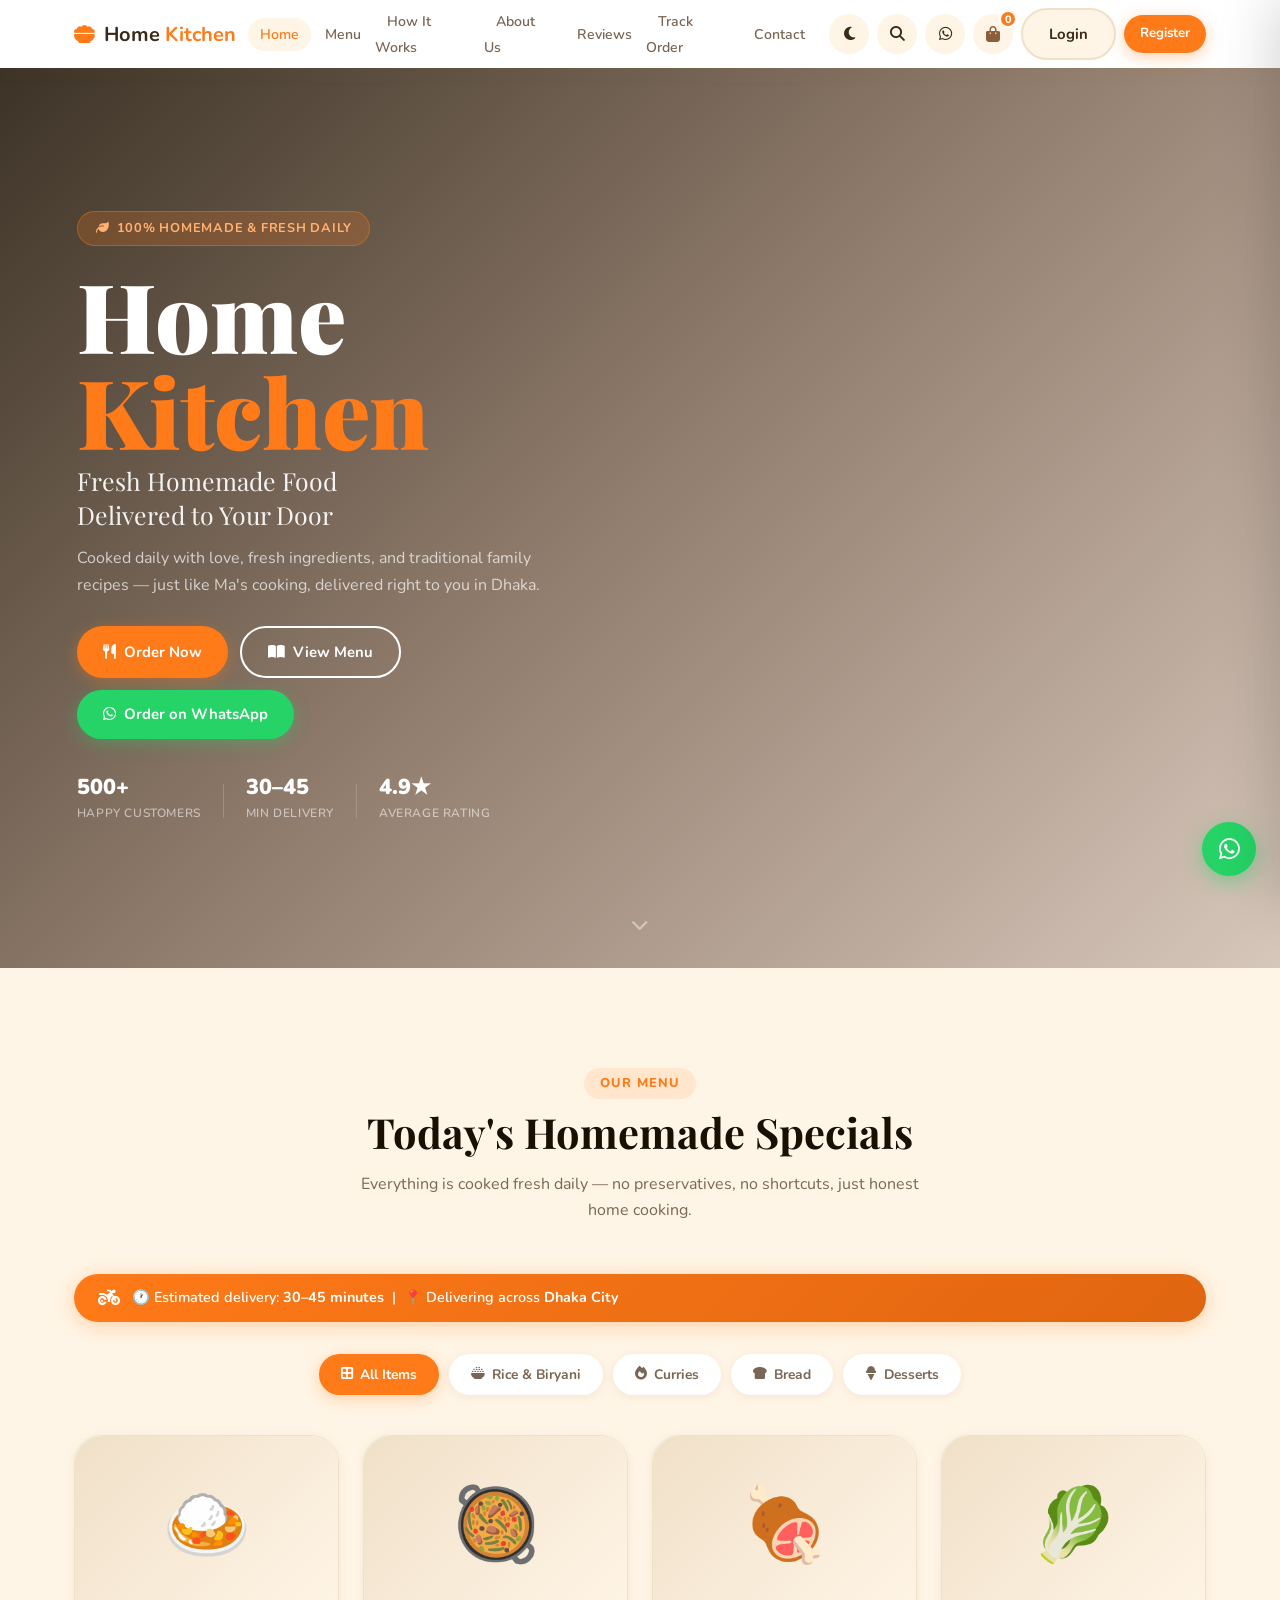
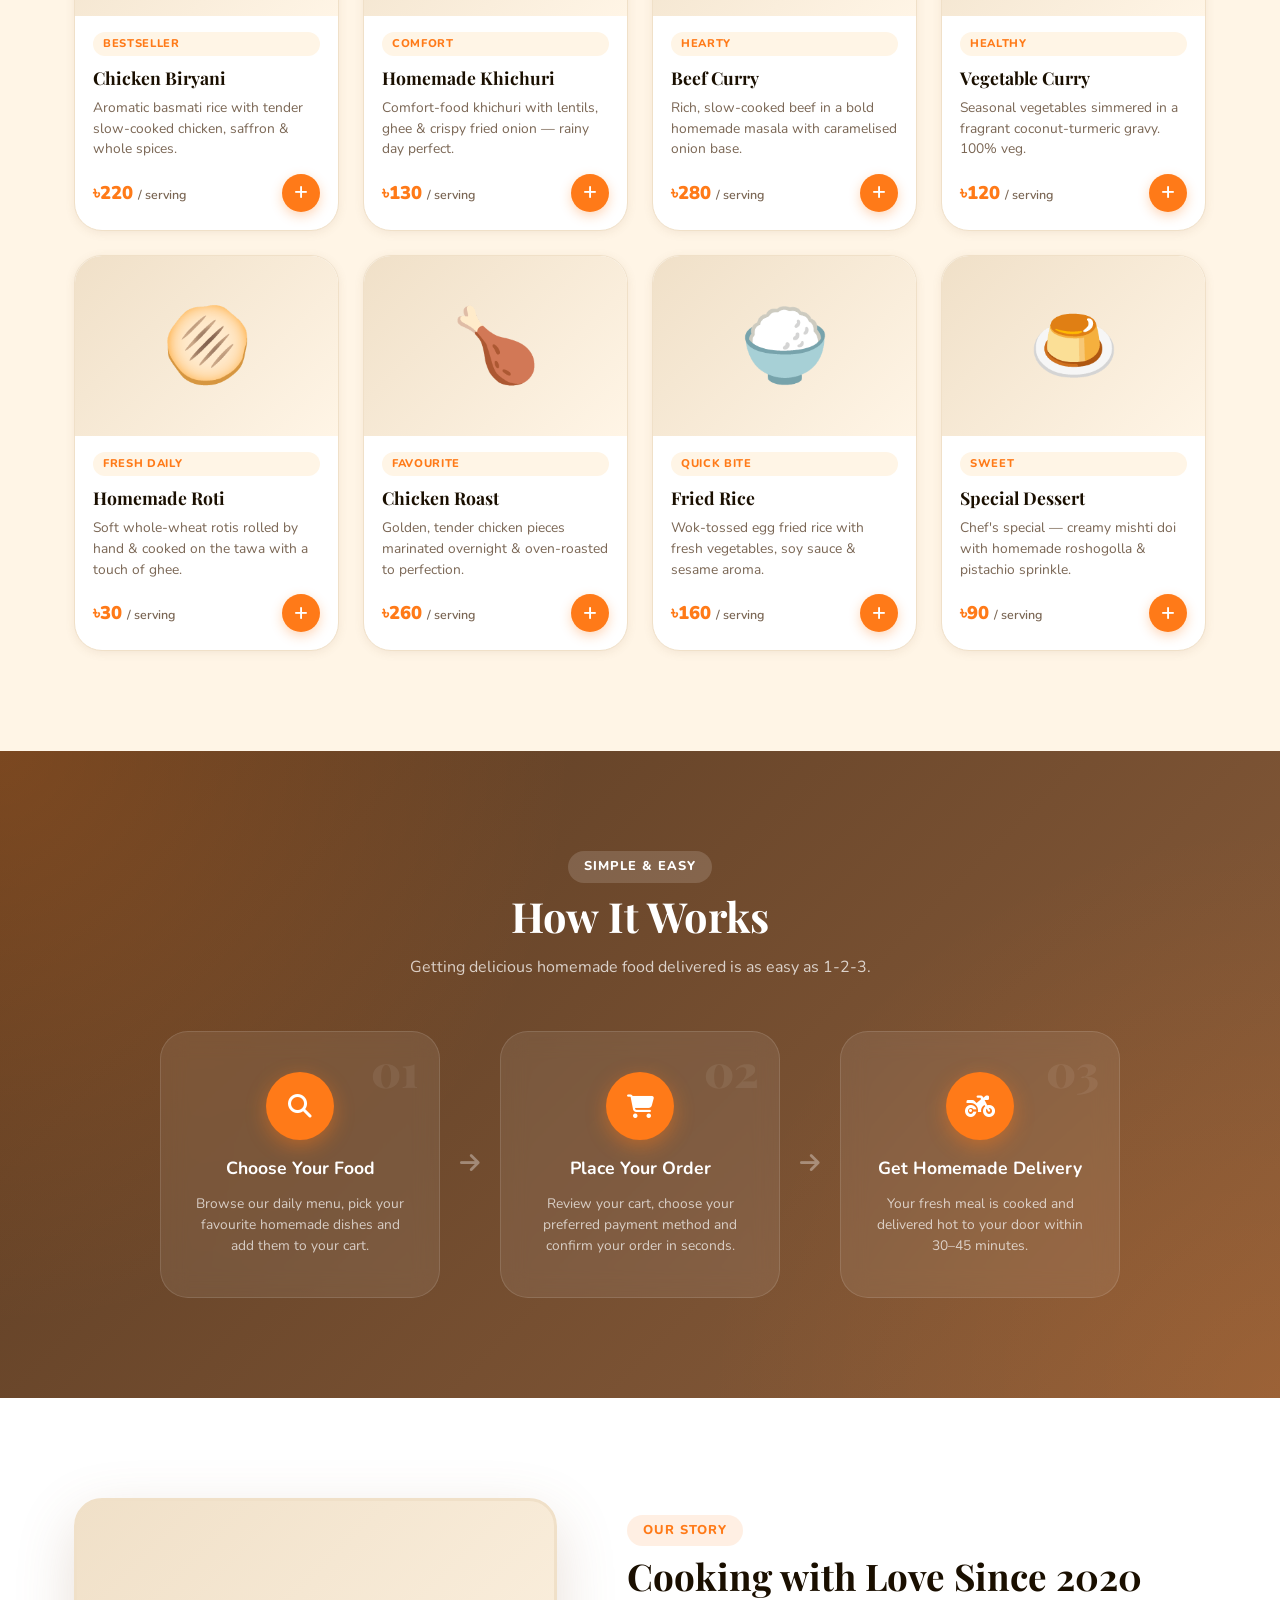
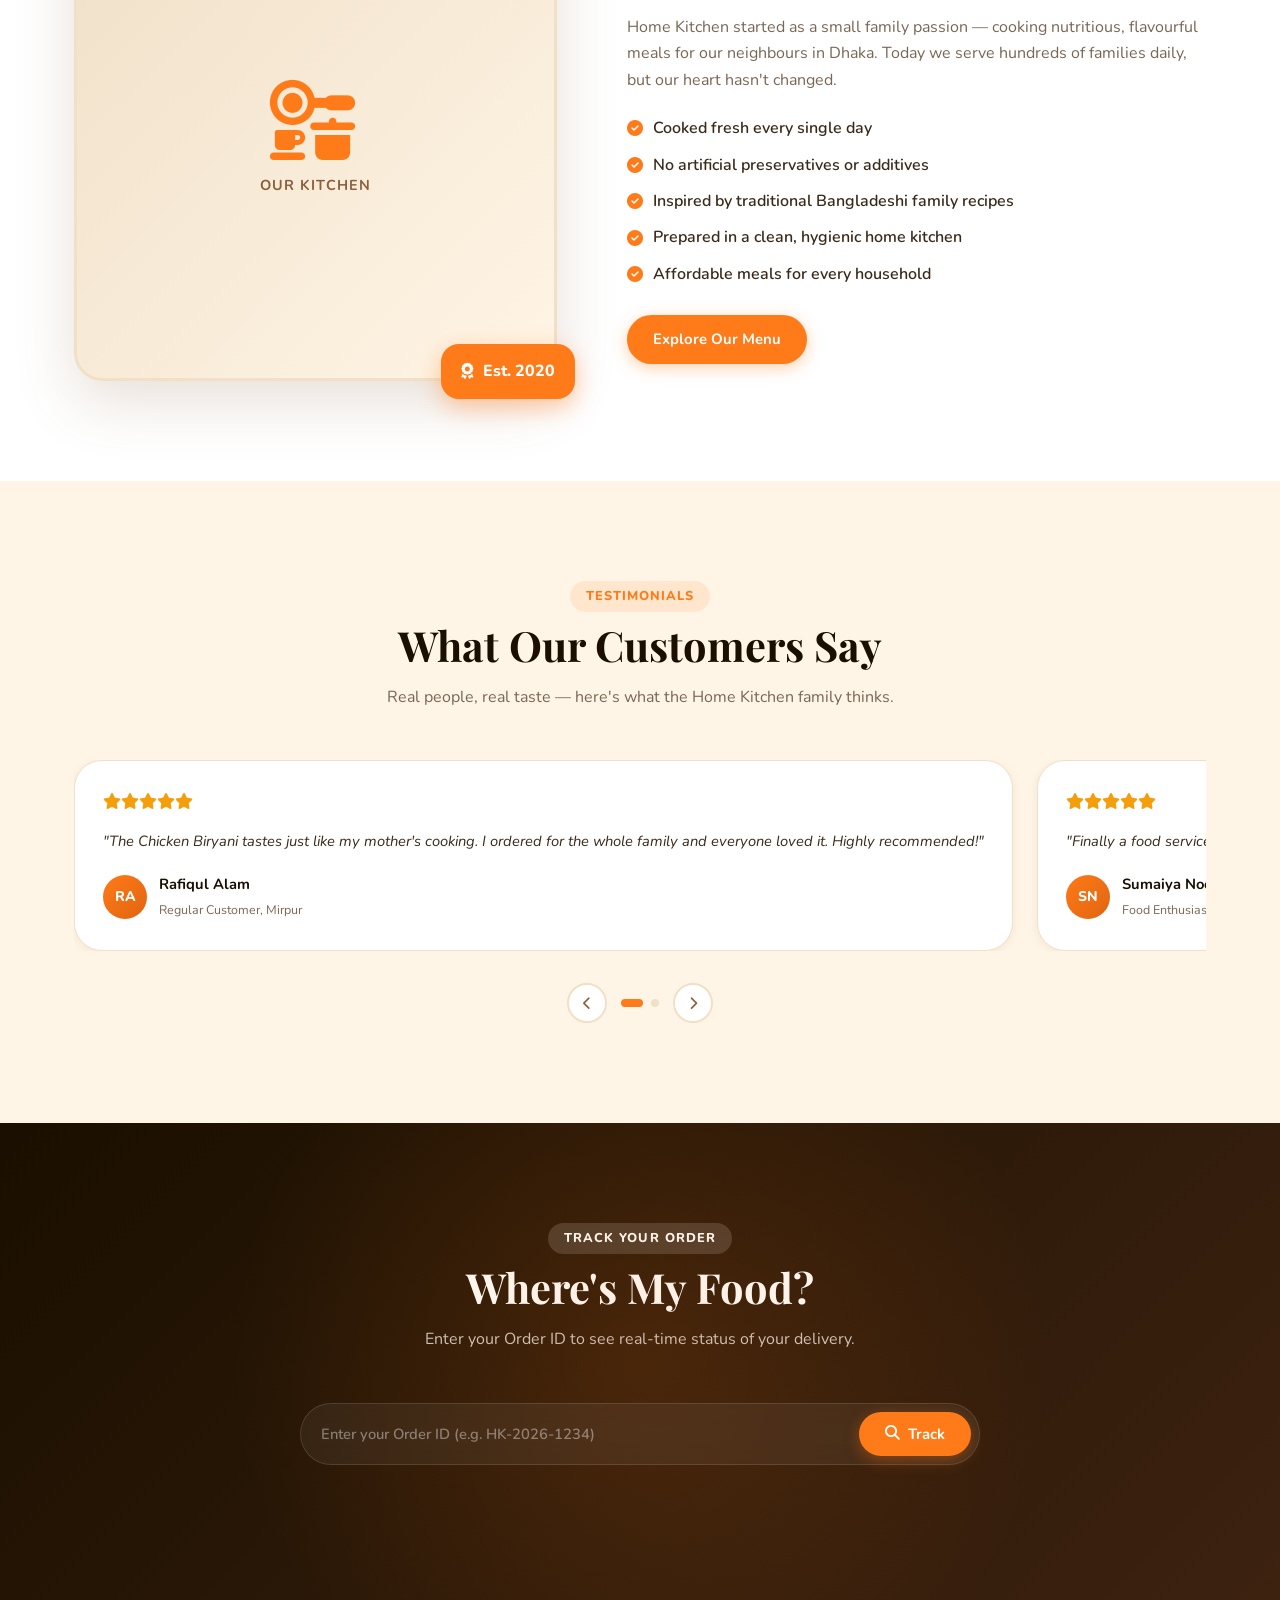
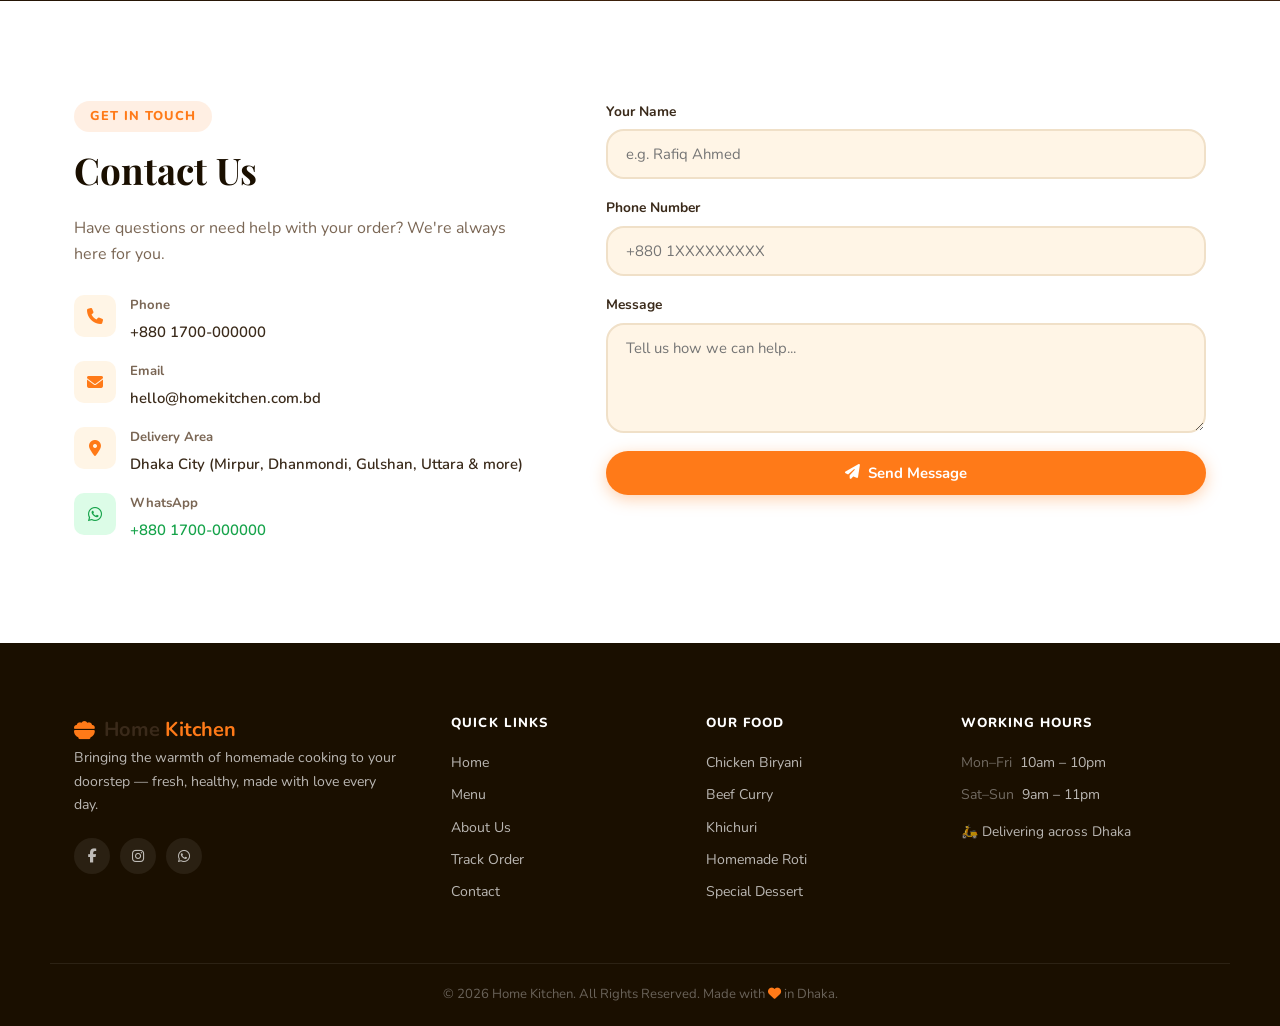
<file: index.html>
<!DOCTYPE html>
<html lang="en" data-theme="light">
<head>
  <meta charset="UTF-8"/>
  <meta name="viewport" content="width=device-width, initial-scale=1.0"/>
  <title>Home Kitchen – Fresh Homemade Food Delivered</title>
  <link href="https://fonts.googleapis.com/css2?family=Nunito:wght@400;600;700;800;900&family=Playfair+Display:ital,wght@0,700;0,900;1,700&display=swap" rel="stylesheet"/>
  <link rel="stylesheet" href="https://cdnjs.cloudflare.com/ajax/libs/font-awesome/6.5.0/css/all.min.css"/>
  <link rel="stylesheet" href="style.css"/>
</head>
<body>

<!-- ============================================================ NAVBAR ============================================================ -->
<nav class="navbar" id="navbar">
  <div class="nav-container">
    <a href="index.html" class="nav-logo">
      <i class="fa-solid fa-bowl-food"></i>
      <span>Home <strong>Kitchen</strong></span>
    </a>

    <ul class="nav-links" id="navLinks">
      <li><a href="#home" class="nav-link active">Home</a></li>
      <li><a href="#menu" class="nav-link">Menu</a></li>
      <li><a href="#how-it-works" class="nav-link">How It Works</a></li>
      <li><a href="#about" class="nav-link">About Us</a></li>
      <li><a href="#reviews" class="nav-link">Reviews</a></li>
      <li><a href="#track" class="nav-link">Track Order</a></li>
      <li><a href="#contact" class="nav-link">Contact</a></li>
    </ul>

    <div class="nav-actions">
      <!-- Theme Toggle -->
      <button class="icon-btn" id="themeToggle" title="Toggle theme">
        <i class="fa-solid fa-moon" id="themeIcon"></i>
      </button>

      <!-- Search -->
      <button class="icon-btn" id="searchToggle" title="Search food">
        <i class="fa-solid fa-magnifying-glass"></i>
      </button>

      <!-- WhatsApp -->
      <a href="https://wa.me/8801700000000" class="icon-btn whatsapp-btn" title="Order via WhatsApp" target="_blank">
        <i class="fa-brands fa-whatsapp"></i>
      </a>

      <!-- Cart -->
      <button class="cart-btn" id="cartBtn" aria-label="Open cart">
        <i class="fa-solid fa-bag-shopping"></i>
        <span class="cart-badge" id="cartBadge">0</span>
      </button>

      <!-- Auth Buttons (shown when logged out) -->
      <div class="auth-btns" id="authBtns">
        <a href="login.html" class="btn btn-ghost">Login</a>
        <a href="register.html" class="btn btn-primary btn-sm">Register</a>
      </div>

      <!-- User Menu (shown when logged in) -->
      <div class="user-menu" id="userMenu" style="display:none;">
        <button class="user-avatar-btn" id="userAvatarBtn">
          <div class="user-avatar" id="userAvatar">U</div>
          <i class="fa-solid fa-chevron-down"></i>
        </button>
        <div class="user-dropdown" id="userDropdown">
          <div class="user-dropdown-header">
            <strong id="dropdownName">User</strong>
            <span id="dropdownEmail">user@email.com</span>
          </div>
          <a href="#" class="dropdown-item"><i class="fa-solid fa-receipt"></i> My Orders</a>
          <a href="dashboard.html" class="dropdown-item" id="dashboardLink" style="display:none;">
            <i class="fa-solid fa-gauge"></i> Dashboard
          </a>
          <button class="dropdown-item logout-item" id="logoutBtn">
            <i class="fa-solid fa-right-from-bracket"></i> Logout
          </button>
        </div>
      </div>
    </div>

    <button class="hamburger" id="hamburger" aria-label="Toggle menu">
      <span></span><span></span><span></span>
    </button>
  </div>

  <!-- Search Bar (expandable) -->
  <div class="search-bar-wrap" id="searchBarWrap">
    <div class="search-bar-inner">
      <i class="fa-solid fa-magnifying-glass"></i>
      <input type="text" id="searchInput" placeholder="Search for biryani, curry, roti..."/>
      <button id="searchClear"><i class="fa-solid fa-xmark"></i></button>
    </div>
  </div>
</nav>

<!-- ============================================================ NOTIFICATION POPUP ============================================================ -->
<div class="order-notif" id="orderNotif">
  <div class="notif-icon"><i class="fa-solid fa-bell"></i></div>
  <div class="notif-body">
    <strong>New Order Received! 🎉</strong>
    <span>Chicken Biryani × 2 placed just now</span>
  </div>
  <button class="notif-close" id="notifClose"><i class="fa-solid fa-xmark"></i></button>
</div>

<!-- ============================================================ HERO ============================================================ -->
<section class="hero" id="home">
  <div class="hero-overlay"></div>
  <div class="hero-content">
    <span class="hero-badge"><i class="fa-solid fa-leaf"></i> 100% Homemade &amp; Fresh Daily</span>
    <h1 class="hero-title">Home<br/><span>Kitchen</span></h1>
    <p class="hero-tagline">Fresh Homemade Food<br/>Delivered to Your Door</p>
    <p class="hero-desc">Cooked daily with love, fresh ingredients, and traditional family recipes — just like Ma's cooking, delivered right to you in Dhaka.</p>
    <div class="hero-btns">
      <a href="#menu" class="btn btn-primary"><i class="fa-solid fa-utensils"></i> Order Now</a>
      <a href="#menu" class="btn btn-outline"><i class="fa-solid fa-book-open"></i> View Menu</a>
      <a href="https://wa.me/8801700000000" class="btn btn-whatsapp" target="_blank">
        <i class="fa-brands fa-whatsapp"></i> Order on WhatsApp
      </a>
    </div>
    <div class="hero-stats">
      <div class="stat"><strong>500+</strong><span>Happy Customers</span></div>
      <div class="stat-divider"></div>
      <div class="stat"><strong>30–45</strong><span>Min Delivery</span></div>
      <div class="stat-divider"></div>
      <div class="stat"><strong>4.9★</strong><span>Average Rating</span></div>
    </div>
  </div>
  <div class="hero-scroll-hint"><i class="fa-solid fa-chevron-down"></i></div>
</section>

<!-- ============================================================ MENU ============================================================ -->
<section class="menu-section" id="menu">
  <div class="container">
    <div class="section-header">
      <span class="section-tag">Our Menu</span>
      <h2>Today's Homemade Specials</h2>
      <p>Everything is cooked fresh daily — no preservatives, no shortcuts, just honest home cooking.</p>
    </div>

    <!-- Delivery Estimate Banner -->
    <div class="delivery-banner">
      <i class="fa-solid fa-motorcycle"></i>
      <span>🕐 Estimated delivery: <strong>30–45 minutes</strong> &nbsp;|&nbsp; 📍 Delivering across <strong>Dhaka City</strong></span>
    </div>

    <!-- Filter Tabs -->
    <div class="menu-filters">
      <button class="filter-btn active" data-filter="all">
        <i class="fa-solid fa-border-all"></i> All Items
      </button>
      <button class="filter-btn" data-filter="rice">
        <i class="fa-solid fa-bowl-rice"></i> Rice &amp; Biryani
      </button>
      <button class="filter-btn" data-filter="curry">
        <i class="fa-solid fa-fire"></i> Curries
      </button>
      <button class="filter-btn" data-filter="bread">
        <i class="fa-solid fa-bread-slice"></i> Bread
      </button>
      <button class="filter-btn" data-filter="dessert">
        <i class="fa-solid fa-ice-cream"></i> Desserts
      </button>
    </div>

    <!-- No results -->
    <div class="no-results" id="noResults" style="display:none;">
      <i class="fa-solid fa-bowl-food"></i>
      <p>No items found. Try a different search!</p>
    </div>

    <div class="menu-grid" id="menuGrid"></div>
  </div>
</section>

<!-- ============================================================ HOW IT WORKS ============================================================ -->
<section class="how-section" id="how-it-works">
  <div class="container">
    <div class="section-header light">
      <span class="section-tag">Simple &amp; Easy</span>
      <h2>How It Works</h2>
      <p>Getting delicious homemade food delivered is as easy as 1-2-3.</p>
    </div>
    <div class="steps-grid">
      <div class="step-card">
        <div class="step-icon"><i class="fa-solid fa-magnifying-glass"></i></div>
        <div class="step-num">01</div>
        <h3>Choose Your Food</h3>
        <p>Browse our daily menu, pick your favourite homemade dishes and add them to your cart.</p>
      </div>
      <div class="step-arrow"><i class="fa-solid fa-arrow-right"></i></div>
      <div class="step-card">
        <div class="step-icon"><i class="fa-solid fa-cart-shopping"></i></div>
        <div class="step-num">02</div>
        <h3>Place Your Order</h3>
        <p>Review your cart, choose your preferred payment method and confirm your order in seconds.</p>
      </div>
      <div class="step-arrow"><i class="fa-solid fa-arrow-right"></i></div>
      <div class="step-card">
        <div class="step-icon"><i class="fa-solid fa-motorcycle"></i></div>
        <div class="step-num">03</div>
        <h3>Get Homemade Delivery</h3>
        <p>Your fresh meal is cooked and delivered hot to your door within 30–45 minutes.</p>
      </div>
    </div>
  </div>
</section>

<!-- ============================================================ ABOUT ============================================================ -->
<section class="about-section" id="about">
  <div class="container about-grid">
    <div class="about-image-wrap">
      <div class="about-img-placeholder">
        <i class="fa-solid fa-kitchen-set"></i>
        <span>Our Kitchen</span>
      </div>
      <div class="about-badge-float"><i class="fa-solid fa-award"></i><span>Est. 2020</span></div>
    </div>
    <div class="about-content">
      <span class="section-tag">Our Story</span>
      <h2>Cooking with Love Since 2020</h2>
      <p>Home Kitchen started as a small family passion — cooking nutritious, flavourful meals for our neighbours in Dhaka. Today we serve hundreds of families daily, but our heart hasn't changed.</p>
      <ul class="about-list">
        <li><i class="fa-solid fa-check-circle"></i> Cooked fresh every single day</li>
        <li><i class="fa-solid fa-check-circle"></i> No artificial preservatives or additives</li>
        <li><i class="fa-solid fa-check-circle"></i> Inspired by traditional Bangladeshi family recipes</li>
        <li><i class="fa-solid fa-check-circle"></i> Prepared in a clean, hygienic home kitchen</li>
        <li><i class="fa-solid fa-check-circle"></i> Affordable meals for every household</li>
      </ul>
      <a href="#menu" class="btn btn-primary">Explore Our Menu</a>
    </div>
  </div>
</section>

<!-- ============================================================ REVIEWS ============================================================ -->
<section class="reviews-section" id="reviews">
  <div class="container">
    <div class="section-header">
      <span class="section-tag">Testimonials</span>
      <h2>What Our Customers Say</h2>
      <p>Real people, real taste — here's what the Home Kitchen family thinks.</p>
    </div>
    <div class="reviews-slider">
      <div class="reviews-track" id="reviewsTrack">
        <div class="review-card">
          <div class="review-stars"><i class="fa-solid fa-star"></i><i class="fa-solid fa-star"></i><i class="fa-solid fa-star"></i><i class="fa-solid fa-star"></i><i class="fa-solid fa-star"></i></div>
          <p class="review-text">"The Chicken Biryani tastes just like my mother's cooking. I ordered for the whole family and everyone loved it. Highly recommended!"</p>
          <div class="review-author"><div class="review-avatar">RA</div><div><strong>Rafiqul Alam</strong><span>Regular Customer, Mirpur</span></div></div>
        </div>
        <div class="review-card">
          <div class="review-stars"><i class="fa-solid fa-star"></i><i class="fa-solid fa-star"></i><i class="fa-solid fa-star"></i><i class="fa-solid fa-star"></i><i class="fa-solid fa-star"></i></div>
          <p class="review-text">"Finally a food service that actually tastes homemade! The Beef Curry and Roti combo is absolutely divine. Delivery was super fast too."</p>
          <div class="review-author"><div class="review-avatar">SN</div><div><strong>Sumaiya Noor</strong><span>Food Enthusiast, Dhanmondi</span></div></div>
        </div>
        <div class="review-card">
          <div class="review-stars"><i class="fa-solid fa-star"></i><i class="fa-solid fa-star"></i><i class="fa-solid fa-star"></i><i class="fa-solid fa-star"></i><i class="fa-regular fa-star"></i></div>
          <p class="review-text">"The khichuri during the rainy day hit differently. Such comfort food! Packaging is great and food arrived piping hot."</p>
          <div class="review-author"><div class="review-avatar">MH</div><div><strong>Mehedi Hasan</strong><span>Office Worker, Gulshan</span></div></div>
        </div>
        <div class="review-card">
          <div class="review-stars"><i class="fa-solid fa-star"></i><i class="fa-solid fa-star"></i><i class="fa-solid fa-star"></i><i class="fa-solid fa-star"></i><i class="fa-solid fa-star"></i></div>
          <p class="review-text">"As a mother of two, Home Kitchen has been a lifesaver! Healthy, fresh, and the kids love every bite. The Special Dessert is their favourite!"</p>
          <div class="review-author"><div class="review-avatar">FI</div><div><strong>Farida Islam</strong><span>Parent, Uttara</span></div></div>
        </div>
      </div>
    </div>
    <div class="slider-controls">
      <button class="slider-btn" id="prevReview"><i class="fa-solid fa-chevron-left"></i></button>
      <div class="slider-dots" id="sliderDots"></div>
      <button class="slider-btn" id="nextReview"><i class="fa-solid fa-chevron-right"></i></button>
    </div>
  </div>
</section>

<!-- ============================================================ TRACK ORDER ============================================================ -->
<section class="track-section" id="track">
  <div class="container">
    <div class="section-header light">
      <span class="section-tag">Track Your Order</span>
      <h2>Where's My Food?</h2>
      <p>Enter your Order ID to see real-time status of your delivery.</p>
    </div>
    <div class="track-box">
      <div class="track-input-group">
        <input type="text" id="trackInput" placeholder="Enter your Order ID (e.g. HK-2026-1234)"/>
        <button class="btn btn-primary" id="trackBtn"><i class="fa-solid fa-magnifying-glass"></i> Track</button>
      </div>
      <div class="track-result" id="trackResult" style="display:none;">
        <div class="track-steps">
          <div class="track-step" id="ts1"><div class="ts-icon"><i class="fa-solid fa-receipt"></i></div><div class="ts-label">Order Received</div></div>
          <div class="track-line" id="tl1"></div>
          <div class="track-step" id="ts2"><div class="ts-icon"><i class="fa-solid fa-fire-burner"></i></div><div class="ts-label">Cooking</div></div>
          <div class="track-line" id="tl2"></div>
          <div class="track-step" id="ts3"><div class="ts-icon"><i class="fa-solid fa-motorcycle"></i></div><div class="ts-label">Out for Delivery</div></div>
          <div class="track-line" id="tl3"></div>
          <div class="track-step" id="ts4"><div class="ts-icon"><i class="fa-solid fa-house-circle-check"></i></div><div class="ts-label">Delivered</div></div>
        </div>
        <p class="track-status-msg" id="trackMsg"></p>
      </div>
    </div>
  </div>
</section>

<!-- ============================================================ CONTACT ============================================================ -->
<section class="contact-section" id="contact">
  <div class="container contact-grid">
    <div class="contact-info">
      <span class="section-tag">Get In Touch</span>
      <h2>Contact Us</h2>
      <p>Have questions or need help with your order? We're always here for you.</p>
      <div class="contact-items">
        <div class="contact-item"><div class="ci-icon"><i class="fa-solid fa-phone"></i></div><div><strong>Phone</strong><span>+880 1700-000000</span></div></div>
        <div class="contact-item"><div class="ci-icon"><i class="fa-solid fa-envelope"></i></div><div><strong>Email</strong><span>hello@homekitchen.com.bd</span></div></div>
        <div class="contact-item"><div class="ci-icon"><i class="fa-solid fa-location-dot"></i></div><div><strong>Delivery Area</strong><span>Dhaka City (Mirpur, Dhanmondi, Gulshan, Uttara &amp; more)</span></div></div>
        <div class="contact-item"><div class="ci-icon whatsapp-ci"><i class="fa-brands fa-whatsapp"></i></div><div><strong>WhatsApp</strong><span><a href="https://wa.me/8801700000000" target="_blank">+880 1700-000000</a></span></div></div>
      </div>
    </div>
    <form class="contact-form" id="contactForm">
      <div class="form-group"><label>Your Name</label><input type="text" id="cName" placeholder="e.g. Rafiq Ahmed" required/></div>
      <div class="form-group"><label>Phone Number</label><input type="tel" id="cPhone" placeholder="+880 1XXXXXXXXX" required/></div>
      <div class="form-group"><label>Message</label><textarea id="cMsg" rows="4" placeholder="Tell us how we can help..." required></textarea></div>
      <button type="submit" class="btn btn-primary full-width"><i class="fa-solid fa-paper-plane"></i> Send Message</button>
    </form>
  </div>
</section>

<!-- ============================================================ FOOTER ============================================================ -->
<footer class="footer">
  <div class="container footer-grid">
    <div class="footer-brand">
      <a href="index.html" class="nav-logo footer-logo"><i class="fa-solid fa-bowl-food"></i><span>Home <strong>Kitchen</strong></span></a>
      <p>Bringing the warmth of homemade cooking to your doorstep — fresh, healthy, made with love every day.</p>
      <div class="social-links">
        <a href="#" aria-label="Facebook"><i class="fa-brands fa-facebook-f"></i></a>
        <a href="#" aria-label="Instagram"><i class="fa-brands fa-instagram"></i></a>
        <a href="https://wa.me/8801700000000" aria-label="WhatsApp"><i class="fa-brands fa-whatsapp"></i></a>
      </div>
    </div>
    <div class="footer-links"><h4>Quick Links</h4><ul><li><a href="#home">Home</a></li><li><a href="#menu">Menu</a></li><li><a href="#about">About Us</a></li><li><a href="#track">Track Order</a></li><li><a href="#contact">Contact</a></li></ul></div>
    <div class="footer-links"><h4>Our Food</h4><ul><li><a href="#menu">Chicken Biryani</a></li><li><a href="#menu">Beef Curry</a></li><li><a href="#menu">Khichuri</a></li><li><a href="#menu">Homemade Roti</a></li><li><a href="#menu">Special Dessert</a></li></ul></div>
    <div class="footer-links"><h4>Working Hours</h4><ul><li><span>Mon–Fri</span>10am – 10pm</li><li><span>Sat–Sun</span>9am – 11pm</li></ul><p class="footer-delivery">🛵 Delivering across Dhaka</p></div>
  </div>
  <div class="footer-bottom"><p>© 2026 Home Kitchen. All Rights Reserved. Made with <i class="fa-solid fa-heart"></i> in Dhaka.</p></div>
</footer>

<!-- ============================================================ CART SIDEBAR ============================================================ -->
<div class="cart-overlay" id="cartOverlay"></div>
<aside class="cart-sidebar" id="cartSidebar">
  <div class="cart-header">
    <h3><i class="fa-solid fa-bag-shopping"></i> Your Cart</h3>
    <button class="cart-close" id="cartClose"><i class="fa-solid fa-xmark"></i></button>
  </div>
  <div class="cart-items" id="cartItems">
    <div class="cart-empty" id="cartEmpty">
      <i class="fa-solid fa-bowl-food"></i>
      <p>Your cart is empty</p>
      <a href="#menu" class="btn btn-primary" id="startOrdering">Start Ordering</a>
    </div>
  </div>
  <div class="cart-footer" id="cartFooter" style="display:none;">
    <div class="cart-total"><span>Total:</span><strong id="cartTotal">৳0</strong></div>
    <button class="btn btn-outline full-width" id="clearCartBtn"><i class="fa-solid fa-trash"></i> Clear Cart</button>
    <button class="btn btn-primary full-width" id="checkoutBtn"><i class="fa-solid fa-lock"></i> Checkout</button>
  </div>
</aside>

<!-- ============================================================ PAYMENT MODAL ============================================================ -->
<div class="modal-overlay" id="paymentOverlay">
  <div class="modal" id="paymentModal">
    <button class="modal-close" id="paymentClose"><i class="fa-solid fa-xmark"></i></button>
    <h3>Choose Payment Method</h3>
    <p class="modal-subtitle">Select how you'd like to pay</p>
    <div class="payment-groups">
      <div class="payment-group">
        <h4><i class="fa-solid fa-mobile-screen"></i> Mobile Banking</h4>
        <div class="payment-options">
          <label class="pay-option"><input type="radio" name="payment" value="bkash"/><div class="pay-card"><div class="pay-logo bkash">b</div><span>bKash</span></div></label>
          <label class="pay-option"><input type="radio" name="payment" value="nagad"/><div class="pay-card"><div class="pay-logo nagad">N</div><span>Nagad</span></div></label>
        </div>
      </div>
      <div class="payment-group">
        <h4><i class="fa-solid fa-credit-card"></i> Card Payment</h4>
        <div class="payment-options">
          <label class="pay-option"><input type="radio" name="payment" value="visa"/><div class="pay-card"><div class="pay-logo visa"><i class="fa-brands fa-cc-visa"></i></div><span>Visa</span></div></label>
          <label class="pay-option"><input type="radio" name="payment" value="mastercard"/><div class="pay-card"><div class="pay-logo mc"><i class="fa-brands fa-cc-mastercard"></i></div><span>Mastercard</span></div></label>
        </div>
      </div>
      <div class="payment-group">
        <h4><i class="fa-solid fa-money-bill-wave"></i> Cash</h4>
        <div class="payment-options">
          <label class="pay-option"><input type="radio" name="payment" value="cod"/><div class="pay-card"><div class="pay-logo cod"><i class="fa-solid fa-money-bill"></i></div><span>Cash on Delivery</span></div></label>
        </div>
      </div>
    </div>
    <div class="modal-total">Order Total: <strong id="modalTotal">৳0</strong></div>
    <button class="btn btn-primary full-width" id="placeOrderBtn"><i class="fa-solid fa-check-circle"></i> Place Order</button>
  </div>
</div>

<!-- ============================================================ ORDER CONFIRMATION MODAL ============================================================ -->
<div class="modal-overlay" id="confirmOverlay">
  <div class="modal confirm-modal">
    <div class="confirm-icon"><i class="fa-solid fa-circle-check"></i></div>
    <h3>Order Placed Successfully!</h3>
    <p>Thank you! Your homemade meal is being lovingly prepared.</p>
    <div class="confirm-info">
      <div class="ci-row"><span>Order ID:</span><strong id="confirmOrderId">–</strong></div>
      <div class="ci-row"><span>Estimated Delivery:</span><strong>30–45 minutes</strong></div>
      <div class="ci-row"><span>Payment:</span><strong id="confirmPayment">–</strong></div>
    </div>
    <p class="confirm-track-hint">Use your Order ID in the <a href="#track">Track Order</a> section!</p>
    <button class="btn btn-primary" id="confirmClose">Great, Thanks!</button>
  </div>
</div>

<!-- Toast -->
<div class="toast" id="toast"></div>

<!-- Floating WhatsApp Button -->
<a href="https://wa.me/8801700000000" class="fab-whatsapp" target="_blank" title="Order on WhatsApp">
  <i class="fa-brands fa-whatsapp"></i>
</a>

<script src="data.js"></script>
<script src="auth.js"></script>
<script src="script.js"></script>
</body>
</html>
</file>
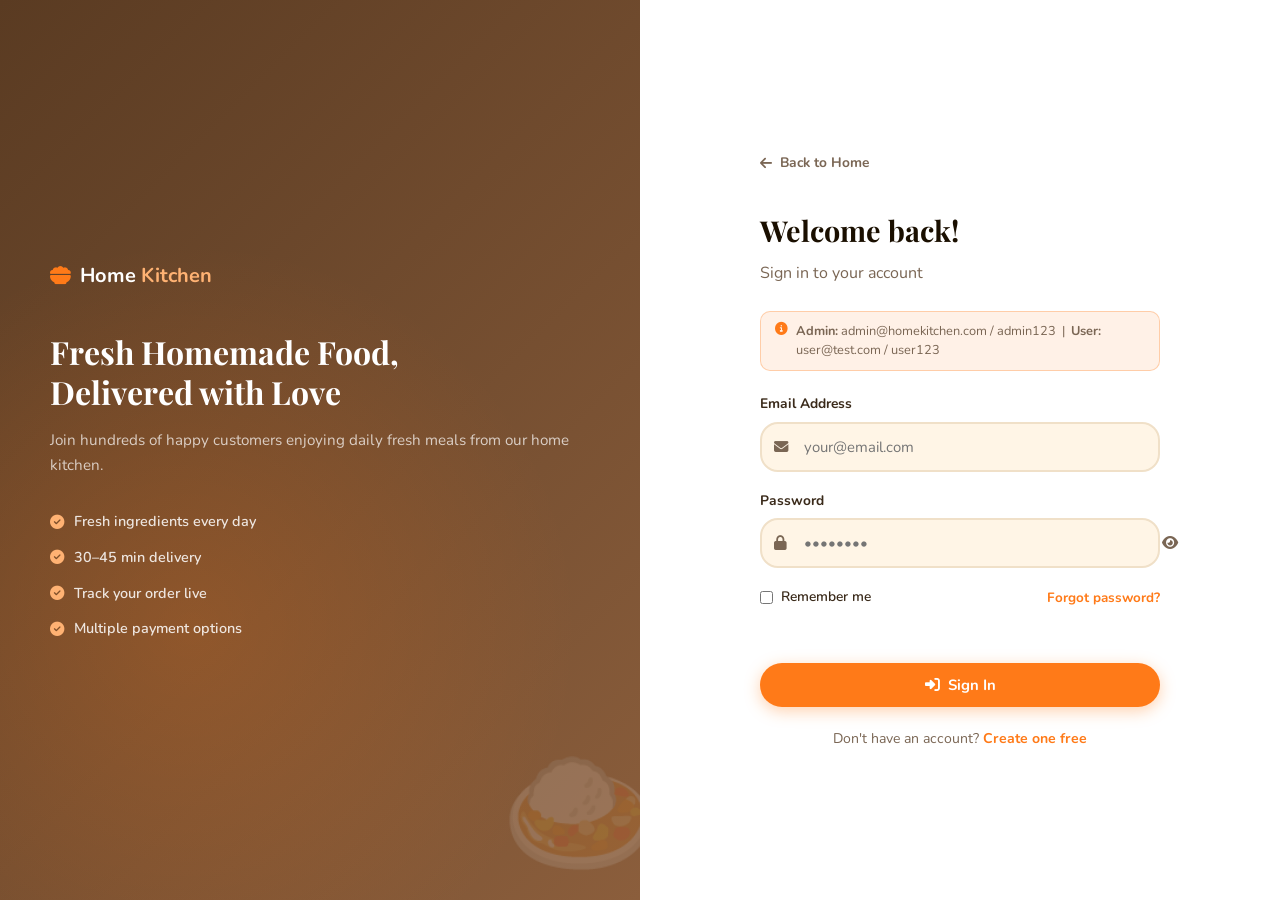
<file: dashboard.html>
<!DOCTYPE html>
<html lang="en" data-theme="light">
<head>
  <meta charset="UTF-8"/>
  <meta name="viewport" content="width=device-width, initial-scale=1.0"/>
  <title>Admin Dashboard – Home Kitchen</title>
  <link href="https://fonts.googleapis.com/css2?family=Nunito:wght@400;600;700;800;900&family=Playfair+Display:wght@700;900&display=swap" rel="stylesheet"/>
  <link rel="stylesheet" href="https://cdnjs.cloudflare.com/ajax/libs/font-awesome/6.5.0/css/all.min.css"/>
  <link rel="stylesheet" href="style.css"/>
  <link rel="stylesheet" href="dashboard.css"/>
</head>
<body class="dashboard-page">

<!-- ===== SIDEBAR ===== -->
<aside class="dash-sidebar" id="dashSidebar">
  <div class="dash-sidebar-header">
    <a href="index.html" class="nav-logo">
      <i class="fa-solid fa-bowl-food"></i>
      <span>Home <strong>Kitchen</strong></span>
    </a>
    <button class="dash-sidebar-close" id="sidebarClose"><i class="fa-solid fa-xmark"></i></button>
  </div>
  <nav class="dash-nav">
    <a href="#" class="dash-nav-item active" data-panel="overview">
      <i class="fa-solid fa-gauge"></i> Overview
    </a>
    <a href="#" class="dash-nav-item" data-panel="orders">
      <i class="fa-solid fa-receipt"></i> Manage Orders
      <span class="nav-badge" id="pendingBadge">0</span>
    </a>
    <a href="#" class="dash-nav-item" data-panel="menu">
      <i class="fa-solid fa-utensils"></i> Manage Menu
    </a>
    <a href="#" class="dash-nav-item" data-panel="messages">
      <i class="fa-solid fa-envelope"></i> Messages
      <span class="nav-badge" id="msgBadge">0</span>
    </a>
    <a href="#" class="dash-nav-item" data-panel="customers">
      <i class="fa-solid fa-users"></i> Customers
    </a>
  </nav>
  <div class="dash-sidebar-footer">
    <a href="index.html" class="dash-nav-item"><i class="fa-solid fa-arrow-left"></i> Back to Site</a>
    <button class="dash-nav-item logout-item" id="dashLogout"><i class="fa-solid fa-right-from-bracket"></i> Logout</button>
  </div>
</aside>

<!-- ===== MAIN CONTENT ===== -->
<div class="dash-main">
  <!-- Top Bar -->
  <header class="dash-topbar">
    <button class="dash-menu-toggle" id="dashMenuToggle"><i class="fa-solid fa-bars"></i></button>
    <h1 class="dash-page-title" id="dashPageTitle">Overview</h1>
    <div class="dash-topbar-right">
      <button class="icon-btn" id="dashTheme" title="Toggle theme"><i class="fa-solid fa-moon" id="dashThemeIcon"></i></button>
      <div class="dash-admin-info">
        <div class="user-avatar" style="background:var(--orange);">A</div>
        <div>
          <strong id="dashAdminName">Admin</strong>
          <span>Administrator</span>
        </div>
      </div>
    </div>
  </header>

  <div class="dash-content">

    <!-- ===== OVERVIEW PANEL ===== -->
    <div class="dash-panel active" id="panel-overview">
      <div class="stats-grid">
        <div class="stat-card orange">
          <div class="stat-card-icon"><i class="fa-solid fa-receipt"></i></div>
          <div class="stat-card-info">
            <span>Total Orders</span>
            <strong id="statTotalOrders">0</strong>
          </div>
        </div>
        <div class="stat-card green">
          <div class="stat-card-icon"><i class="fa-solid fa-bangladeshi-taka-sign"></i></div>
          <div class="stat-card-info">
            <span>Total Revenue</span>
            <strong id="statRevenue">৳0</strong>
          </div>
        </div>
        <div class="stat-card blue">
          <div class="stat-card-icon"><i class="fa-solid fa-users"></i></div>
          <div class="stat-card-info">
            <span>Customers</span>
            <strong id="statCustomers">0</strong>
          </div>
        </div>
        <div class="stat-card purple">
          <div class="stat-card-icon"><i class="fa-solid fa-star"></i></div>
          <div class="stat-card-info">
            <span>Popular Item</span>
            <strong id="statPopular">–</strong>
          </div>
        </div>
      </div>

      <div class="dash-row">
        <div class="dash-card wide">
          <div class="dash-card-header">
            <h3>Recent Orders</h3>
            <button class="btn btn-ghost btn-sm" onclick="switchPanel('orders')">View All</button>
          </div>
          <div class="table-wrap">
            <table class="dash-table" id="recentOrdersTable">
              <thead><tr><th>Order ID</th><th>Customer</th><th>Items</th><th>Total</th><th>Payment</th><th>Status</th></tr></thead>
              <tbody id="recentOrdersTbody"></tbody>
            </table>
          </div>
        </div>
        <div class="dash-card">
          <div class="dash-card-header"><h3>Sales by Item</h3></div>
          <div id="popularItems"></div>
        </div>
      </div>
    </div>

    <!-- ===== ORDERS PANEL ===== -->
    <div class="dash-panel" id="panel-orders">
      <div class="panel-toolbar">
        <div class="toolbar-search">
          <i class="fa-solid fa-magnifying-glass"></i>
          <input type="text" id="orderSearch" placeholder="Search by Order ID or customer name..."/>
        </div>
        <select id="orderStatusFilter" class="toolbar-select">
          <option value="all">All Status</option>
          <option value="Received">Received</option>
          <option value="Cooking">Cooking</option>
          <option value="Out for Delivery">Out for Delivery</option>
          <option value="Delivered">Delivered</option>
        </select>
      </div>
      <div class="dash-card">
        <div class="table-wrap">
          <table class="dash-table" id="ordersTable">
            <thead><tr><th>Order ID</th><th>Customer</th><th>Items</th><th>Total</th><th>Payment</th><th>Date</th><th>Status</th><th>Action</th></tr></thead>
            <tbody id="ordersTbody"></tbody>
          </table>
        </div>
      </div>
    </div>

    <!-- ===== MENU PANEL ===== -->
    <div class="dash-panel" id="panel-menu">
      <div class="panel-toolbar">
        <div class="toolbar-search">
          <i class="fa-solid fa-magnifying-glass"></i>
          <input type="text" id="menuSearch" placeholder="Search menu items..."/>
        </div>
        <button class="btn btn-primary" id="addMenuItemBtn">
          <i class="fa-solid fa-plus"></i> Add New Item
        </button>
      </div>
      <div class="menu-admin-grid" id="menuAdminGrid"></div>
    </div>

    <!-- ===== MESSAGES PANEL ===== -->
    <div class="dash-panel" id="panel-messages">
      <div class="dash-card">
        <div class="dash-card-header"><h3>Customer Messages</h3></div>
        <div id="messagesList"></div>
      </div>
    </div>

    <!-- ===== CUSTOMERS PANEL ===== -->
    <div class="dash-panel" id="panel-customers">
      <div class="dash-card">
        <div class="dash-card-header"><h3>Registered Customers</h3></div>
        <div class="table-wrap">
          <table class="dash-table">
            <thead><tr><th>Name</th><th>Email</th><th>Phone</th><th>Role</th><th>Orders</th></tr></thead>
            <tbody id="customersTbody"></tbody>
          </table>
        </div>
      </div>
    </div>

  </div><!-- /dash-content -->
</div><!-- /dash-main -->

<!-- ===== ADD/EDIT MENU ITEM MODAL ===== -->
<div class="modal-overlay" id="menuItemOverlay">
  <div class="modal">
    <button class="modal-close" id="menuItemClose"><i class="fa-solid fa-xmark"></i></button>
    <h3 id="menuItemModalTitle">Add New Food Item</h3>
    <form id="menuItemForm" class="auth-form">
      <input type="hidden" id="editItemId"/>
      <div class="form-group"><label>Food Name</label><div class="input-wrap"><i class="fa-solid fa-utensils"></i><input type="text" id="itemName" placeholder="e.g. Chicken Biryani" required/></div></div>
      <div class="form-group"><label>Description</label><div class="input-wrap"><i class="fa-solid fa-align-left"></i><input type="text" id="itemDesc" placeholder="Short description" required/></div></div>
      <div class="form-group form-row-2">
        <div><label>Price (৳)</label><div class="input-wrap"><i class="fa-solid fa-bangladeshi-taka-sign"></i><input type="number" id="itemPrice" placeholder="220" required min="1"/></div></div>
        <div><label>Category</label>
          <div class="input-wrap">
            <i class="fa-solid fa-tag"></i>
            <select id="itemCategory" required>
              <option value="rice">Rice &amp; Biryani</option>
              <option value="curry">Curries</option>
              <option value="bread">Bread</option>
              <option value="dessert">Desserts</option>
            </select>
          </div>
        </div>
      </div>
      <div class="form-group">
        <label>Food Emoji / Icon</label>
        <div class="input-wrap"><i class="fa-solid fa-face-smile"></i><input type="text" id="itemEmoji" placeholder="e.g. 🍛" maxlength="4"/></div>
      </div>
      <div class="form-group">
        <label>Tag Label</label>
        <div class="input-wrap"><i class="fa-solid fa-tag"></i><input type="text" id="itemTag" placeholder="e.g. Bestseller"/></div>
      </div>
      <div class="form-group">
        <label class="checkbox-label">
          <input type="checkbox" id="itemAvailable" checked/> Available today
        </label>
      </div>
      <button type="submit" class="btn btn-primary full-width" id="saveMenuItemBtn">
        <i class="fa-solid fa-floppy-disk"></i> Save Item
      </button>
    </form>
  </div>
</div>

<!-- ===== ORDER STATUS MODAL ===== -->
<div class="modal-overlay" id="orderStatusOverlay">
  <div class="modal">
    <button class="modal-close" id="orderStatusClose"><i class="fa-solid fa-xmark"></i></button>
    <h3>Update Order Status</h3>
    <p class="modal-subtitle" id="orderStatusSubtitle"></p>
    <div class="status-options">
      <label class="status-option"><input type="radio" name="orderStatus" value="Received"/><span><i class="fa-solid fa-receipt"></i> Received</span></label>
      <label class="status-option"><input type="radio" name="orderStatus" value="Cooking"/><span><i class="fa-solid fa-fire-burner"></i> Cooking</span></label>
      <label class="status-option"><input type="radio" name="orderStatus" value="Out for Delivery"/><span><i class="fa-solid fa-motorcycle"></i> Out for Delivery</span></label>
      <label class="status-option"><input type="radio" name="orderStatus" value="Delivered"/><span><i class="fa-solid fa-house-circle-check"></i> Delivered</span></label>
    </div>
    <button class="btn btn-primary full-width" id="saveStatusBtn" style="margin-top:20px">
      <i class="fa-solid fa-floppy-disk"></i> Save Status
    </button>
  </div>
</div>

<div class="toast" id="toast"></div>
<script src="data.js"></script>
<script src="auth.js"></script>
<script src="dashboard.js"></script>
</body>
</html>
</file>
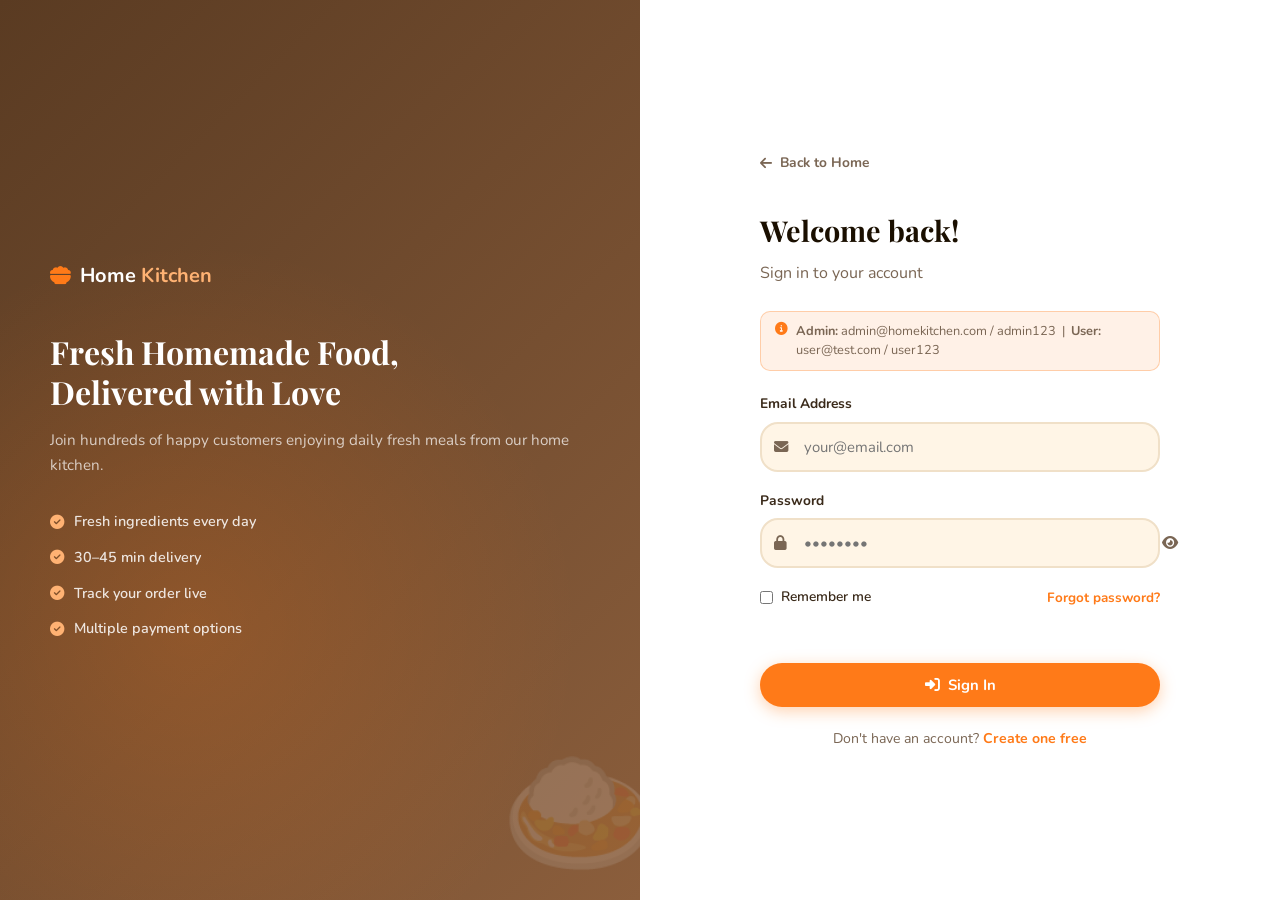
<file: login.html>
<!DOCTYPE html>
<html lang="en" data-theme="light">
<head>
  <meta charset="UTF-8"/>
  <meta name="viewport" content="width=device-width, initial-scale=1.0"/>
  <title>Login – Home Kitchen</title>
  <link href="https://fonts.googleapis.com/css2?family=Nunito:wght@400;600;700;800;900&family=Playfair+Display:wght@700;900&display=swap" rel="stylesheet"/>
  <link rel="stylesheet" href="https://cdnjs.cloudflare.com/ajax/libs/font-awesome/6.5.0/css/all.min.css"/>
  <link rel="stylesheet" href="style.css"/>
</head>
<body class="auth-page">

<div class="auth-container">
  <div class="auth-left">
    <div class="auth-left-content">
      <a href="index.html" class="nav-logo auth-logo">
        <i class="fa-solid fa-bowl-food"></i>
        <span>Home <strong>Kitchen</strong></span>
      </a>
      <h2>Fresh Homemade Food,<br/>Delivered with Love</h2>
      <p>Join hundreds of happy customers enjoying daily fresh meals from our home kitchen.</p>
      <div class="auth-features">
        <div class="auth-feature"><i class="fa-solid fa-check-circle"></i> Fresh ingredients every day</div>
        <div class="auth-feature"><i class="fa-solid fa-check-circle"></i> 30–45 min delivery</div>
        <div class="auth-feature"><i class="fa-solid fa-check-circle"></i> Track your order live</div>
        <div class="auth-feature"><i class="fa-solid fa-check-circle"></i> Multiple payment options</div>
      </div>
    </div>
    <div class="auth-left-emoji">🍛</div>
  </div>

  <div class="auth-right">
    <div class="auth-form-wrap">
      <a href="index.html" class="back-link"><i class="fa-solid fa-arrow-left"></i> Back to Home</a>
      <h3>Welcome back!</h3>
      <p class="auth-sub">Sign in to your account</p>

      <!-- Demo credentials hint -->
      <div class="demo-hint">
        <i class="fa-solid fa-info-circle"></i>
        <span><strong>Admin:</strong> admin@homekitchen.com / admin123 &nbsp;|&nbsp; <strong>User:</strong> user@test.com / user123</span>
      </div>

      <form id="loginForm" class="auth-form">
        <div class="form-group">
          <label>Email Address</label>
          <div class="input-wrap">
            <i class="fa-solid fa-envelope"></i>
            <input type="email" id="loginEmail" placeholder="your@email.com" required/>
          </div>
        </div>
        <div class="form-group">
          <label>Password</label>
          <div class="input-wrap">
            <i class="fa-solid fa-lock"></i>
            <input type="password" id="loginPassword" placeholder="••••••••" required/>
            <button type="button" class="toggle-pass" id="togglePass"><i class="fa-solid fa-eye"></i></button>
          </div>
        </div>
        <div class="form-row">
          <label class="checkbox-label">
            <input type="checkbox" id="rememberMe"/> Remember me
          </label>
          <a href="#" class="forgot-link">Forgot password?</a>
        </div>
        <div class="form-error" id="loginError"></div>
        <button type="submit" class="btn btn-primary full-width" id="loginSubmit">
          <i class="fa-solid fa-right-to-bracket"></i> Sign In
        </button>
      </form>

      <p class="auth-switch">Don't have an account? <a href="register.html">Create one free</a></p>
    </div>
  </div>
</div>

<div class="toast" id="toast"></div>
<script src="data.js"></script>
<script src="auth.js"></script>
<script>
  // Redirect if already logged in
  const sess = getSession();
  if (sess) {
    window.location.href = sess.role === 'admin' ? 'dashboard.html' : 'index.html';
  }

  document.getElementById('togglePass').addEventListener('click', function() {
    const inp = document.getElementById('loginPassword');
    inp.type = inp.type === 'password' ? 'text' : 'password';
    this.querySelector('i').className = inp.type === 'password' ? 'fa-solid fa-eye' : 'fa-solid fa-eye-slash';
  });

  document.getElementById('loginForm').addEventListener('submit', function(e) {
    e.preventDefault();
    const email = document.getElementById('loginEmail').value.trim();
    const password = document.getElementById('loginPassword').value;
    const btn = document.getElementById('loginSubmit');
    const errEl = document.getElementById('loginError');

    btn.innerHTML = '<i class="fa-solid fa-spinner fa-spin"></i> Signing in...';
    btn.disabled = true;
    errEl.textContent = '';

    setTimeout(() => {
      const result = login(email, password);
      if (result.success) {
        showToast('<i class="fa-solid fa-circle-check"></i> Welcome back, ' + result.user.name + '!', 'green');
        setTimeout(() => {
          window.location.href = result.user.role === 'admin' ? 'dashboard.html' : 'index.html';
        }, 900);
      } else {
        errEl.textContent = result.message;
        btn.innerHTML = '<i class="fa-solid fa-right-to-bracket"></i> Sign In';
        btn.disabled = false;
      }
    }, 700);
  });
</script>
</body>
</html>
</file>
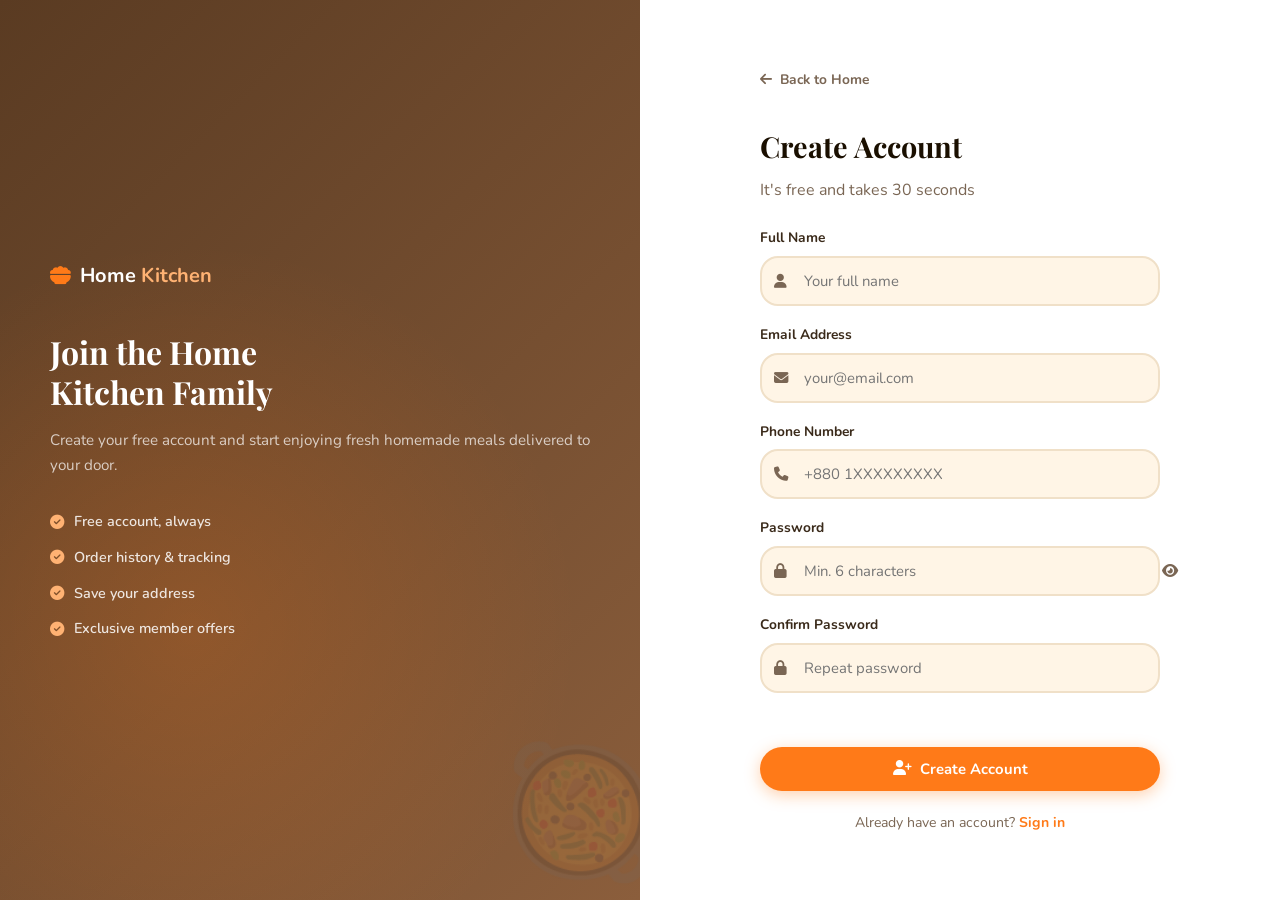
<file: register.html>
<!DOCTYPE html>
<html lang="en" data-theme="light">
<head>
  <meta charset="UTF-8"/>
  <meta name="viewport" content="width=device-width, initial-scale=1.0"/>
  <title>Register – Home Kitchen</title>
  <link href="https://fonts.googleapis.com/css2?family=Nunito:wght@400;600;700;800;900&family=Playfair+Display:wght@700;900&display=swap" rel="stylesheet"/>
  <link rel="stylesheet" href="https://cdnjs.cloudflare.com/ajax/libs/font-awesome/6.5.0/css/all.min.css"/>
  <link rel="stylesheet" href="style.css"/>
</head>
<body class="auth-page">

<div class="auth-container">
  <div class="auth-left">
    <div class="auth-left-content">
      <a href="index.html" class="nav-logo auth-logo">
        <i class="fa-solid fa-bowl-food"></i>
        <span>Home <strong>Kitchen</strong></span>
      </a>
      <h2>Join the Home<br/>Kitchen Family</h2>
      <p>Create your free account and start enjoying fresh homemade meals delivered to your door.</p>
      <div class="auth-features">
        <div class="auth-feature"><i class="fa-solid fa-check-circle"></i> Free account, always</div>
        <div class="auth-feature"><i class="fa-solid fa-check-circle"></i> Order history & tracking</div>
        <div class="auth-feature"><i class="fa-solid fa-check-circle"></i> Save your address</div>
        <div class="auth-feature"><i class="fa-solid fa-check-circle"></i> Exclusive member offers</div>
      </div>
    </div>
    <div class="auth-left-emoji">🥘</div>
  </div>

  <div class="auth-right">
    <div class="auth-form-wrap">
      <a href="index.html" class="back-link"><i class="fa-solid fa-arrow-left"></i> Back to Home</a>
      <h3>Create Account</h3>
      <p class="auth-sub">It's free and takes 30 seconds</p>

      <form id="registerForm" class="auth-form">
        <div class="form-group">
          <label>Full Name</label>
          <div class="input-wrap">
            <i class="fa-solid fa-user"></i>
            <input type="text" id="regName" placeholder="Your full name" required/>
          </div>
        </div>
        <div class="form-group">
          <label>Email Address</label>
          <div class="input-wrap">
            <i class="fa-solid fa-envelope"></i>
            <input type="email" id="regEmail" placeholder="your@email.com" required/>
          </div>
        </div>
        <div class="form-group">
          <label>Phone Number</label>
          <div class="input-wrap">
            <i class="fa-solid fa-phone"></i>
            <input type="tel" id="regPhone" placeholder="+880 1XXXXXXXXX"/>
          </div>
        </div>
        <div class="form-group">
          <label>Password</label>
          <div class="input-wrap">
            <i class="fa-solid fa-lock"></i>
            <input type="password" id="regPassword" placeholder="Min. 6 characters" required/>
            <button type="button" class="toggle-pass" id="togglePass2"><i class="fa-solid fa-eye"></i></button>
          </div>
        </div>
        <div class="form-group">
          <label>Confirm Password</label>
          <div class="input-wrap">
            <i class="fa-solid fa-lock"></i>
            <input type="password" id="regPassword2" placeholder="Repeat password" required/>
          </div>
        </div>
        <div class="form-error" id="regError"></div>
        <button type="submit" class="btn btn-primary full-width" id="regSubmit">
          <i class="fa-solid fa-user-plus"></i> Create Account
        </button>
      </form>

      <p class="auth-switch">Already have an account? <a href="login.html">Sign in</a></p>
    </div>
  </div>
</div>

<div class="toast" id="toast"></div>
<script src="data.js"></script>
<script src="auth.js"></script>
<script>
  const sess = getSession();
  if (sess) window.location.href = 'index.html';

  document.getElementById('togglePass2').addEventListener('click', function() {
    const inp = document.getElementById('regPassword');
    inp.type = inp.type === 'password' ? 'text' : 'password';
    this.querySelector('i').className = inp.type === 'password' ? 'fa-solid fa-eye' : 'fa-solid fa-eye-slash';
  });

  document.getElementById('registerForm').addEventListener('submit', function(e) {
    e.preventDefault();
    const name = document.getElementById('regName').value.trim();
    const email = document.getElementById('regEmail').value.trim();
    const phone = document.getElementById('regPhone').value.trim();
    const pass = document.getElementById('regPassword').value;
    const pass2 = document.getElementById('regPassword2').value;
    const btn = document.getElementById('regSubmit');
    const errEl = document.getElementById('regError');
    errEl.textContent = '';

    if (pass !== pass2) { errEl.textContent = 'Passwords do not match.'; return; }
    if (pass.length < 6) { errEl.textContent = 'Password must be at least 6 characters.'; return; }

    btn.innerHTML = '<i class="fa-solid fa-spinner fa-spin"></i> Creating account...';
    btn.disabled = true;

    setTimeout(() => {
      const result = register({ name, email, phone, password: pass });
      if (result.success) {
        showToast('<i class="fa-solid fa-circle-check"></i> Account created! Welcome, ' + name + '!', 'green');
        setTimeout(() => window.location.href = 'index.html', 1000);
      } else {
        errEl.textContent = result.message;
        btn.innerHTML = '<i class="fa-solid fa-user-plus"></i> Create Account';
        btn.disabled = false;
      }
    }, 700);
  });
</script>
</body>
</html>
</file>
<file: style.css>
/* ============================================================
   style.css — Home Kitchen v2
   Dark / Light theme using CSS variables
============================================================ */

/* ──────────────────────────────────────────
   CSS VARIABLES — LIGHT THEME
────────────────────────────────────────── */
:root {
  --orange: #ff7a18;
  --orange-dark: #e06510;
  --orange-light: #ffb273;
  --cream: #fff5e6;
  --cream-dark: #f0e0c8;
  --brown: #8b5e3c;
  --brown-dark: #5a3b22;
  --white: #ffffff;
  --dark: #1a0f00;
  --text: #3a2a1a;
  --text-light: #7a6654;
  --bg: #ffffff;
  --bg-alt: #fff5e6;
  --card-bg: #ffffff;
  --border: #f0e0c8;
  --input-bg: #fff5e6;
  --shadow-sm: 0 2px 10px rgba(139,94,60,.1);
  --shadow-md: 0 8px 30px rgba(139,94,60,.15);
  --shadow-lg: 0 20px 60px rgba(139,94,60,.2);
  --nav-bg: rgba(255,255,255,.92);
  --font-main: 'Nunito', sans-serif;
  --font-display: 'Playfair Display', serif;
  --radius-sm: 10px;
  --radius-md: 18px;
  --radius-lg: 28px;
  --transition: all 0.3s cubic-bezier(.4,0,.2,1);
}

/* ──────────────────────────────────────────
   DARK THEME
────────────────────────────────────────── */
[data-theme="dark"] {
  --cream: #1e1208;
  --cream-dark: #2a1a0a;
  --white: #1a1208;
  --dark: #f5e8d0;
  --text: #d4b896;
  --text-light: #907460;
  --bg: #130c04;
  --bg-alt: #1e1208;
  --card-bg: #221508;
  --border: #3a2510;
  --input-bg: #1e1208;
  --nav-bg: rgba(19,12,4,.92);
  --shadow-sm: 0 2px 10px rgba(0,0,0,.3);
  --shadow-md: 0 8px 30px rgba(0,0,0,.4);
  --shadow-lg: 0 20px 60px rgba(0,0,0,.5);
}

/* ──────────────────────────────────────────
   RESET
────────────────────────────────────────── */
*, *::before, *::after { box-sizing: border-box; margin: 0; padding: 0; }
html { scroll-behavior: smooth; }
body { font-family: var(--font-main); color: var(--text); background: var(--bg); line-height: 1.65; overflow-x: hidden; transition: background .3s, color .3s; }
a { text-decoration: none; color: inherit; }
ul { list-style: none; }
img { max-width: 100%; display: block; }
button { cursor: pointer; font-family: var(--font-main); border: none; background: none; }
input, textarea, select { font-family: var(--font-main); }
.container { max-width: 1180px; margin: 0 auto; padding: 0 24px; }

/* ──────────────────────────────────────────
   BUTTONS
────────────────────────────────────────── */
.btn {
  display: inline-flex; align-items: center; gap: 8px;
  padding: 12px 26px; border-radius: 50px;
  font-weight: 700; font-size: .93rem;
  transition: var(--transition); white-space: nowrap; cursor: pointer;
}
.btn-primary { background: var(--orange); color: #fff; box-shadow: 0 4px 16px rgba(255,122,24,.35); }
.btn-primary:hover { background: var(--orange-dark); transform: translateY(-2px); box-shadow: 0 8px 24px rgba(255,122,24,.45); }
.btn-outline { border: 2px solid #fff; color: #fff; }
.btn-outline:hover { background: #fff; color: var(--orange); transform: translateY(-2px); }
.btn-ghost { background: var(--cream); color: var(--text); border: 2px solid var(--border); }
.btn-ghost:hover { border-color: var(--orange); color: var(--orange); }
.btn-whatsapp { background: #25d366; color: #fff; box-shadow: 0 4px 16px rgba(37,211,102,.35); }
.btn-whatsapp:hover { background: #1ea853; transform: translateY(-2px); }
.btn-danger { background: #fee2e2; color: #dc2626; border: none; }
.btn-danger:hover { background: #dc2626; color: #fff; }
.btn-sm { padding: 8px 16px; font-size: .83rem; }
.full-width { width: 100%; justify-content: center; }

/* ──────────────────────────────────────────
   ICON BUTTON
────────────────────────────────────────── */
.icon-btn {
  width: 40px; height: 40px; border-radius: 50%;
  background: var(--cream); color: var(--text);
  display: flex; align-items: center; justify-content: center;
  font-size: .95rem; transition: var(--transition);
}
.icon-btn:hover { background: var(--orange); color: #fff; }
.icon-btn.whatsapp-btn:hover { background: #25d366; color: #fff; }

/* ──────────────────────────────────────────
   SECTION HEADERS
────────────────────────────────────────── */
.section-header { text-align: center; margin-bottom: 50px; }
.section-header h2 { font-family: var(--font-display); font-size: clamp(1.8rem,4vw,2.6rem); color: var(--dark); margin: 8px 0 14px; line-height: 1.2; }
.section-header p { max-width: 560px; margin: 0 auto; color: var(--text-light); font-size: 1rem; }
.section-header.light h2 { color: #fff; }
.section-header.light p { color: rgba(255,255,255,.75); }
.section-tag {
  display: inline-block; background: rgba(255,122,24,.12); color: var(--orange);
  padding: 5px 16px; border-radius: 50px; font-size: .8rem; font-weight: 800;
  letter-spacing: .08em; text-transform: uppercase;
}
.section-header.light .section-tag { background: rgba(255,255,255,.15); color: #fff; }

/* ──────────────────────────────────────────
   NAVBAR
────────────────────────────────────────── */
.navbar {
  position: sticky; top: 0; z-index: 1000;
  background: var(--nav-bg);
  backdrop-filter: blur(16px); -webkit-backdrop-filter: blur(16px);
  box-shadow: 0 2px 20px rgba(139,94,60,.06);
  transition: box-shadow .3s, background .3s;
}
.navbar.scrolled { box-shadow: 0 4px 30px rgba(139,94,60,.14); }
.nav-container { max-width: 1180px; margin: 0 auto; padding: 0 24px; height: 68px; display: flex; align-items: center; gap: 12px; }
.nav-logo { display: flex; align-items: center; gap: 9px; font-size: 1.25rem; font-weight: 700; color: var(--text); flex-shrink: 0; }
.nav-logo i { color: var(--orange); font-size: 1.3rem; }
.nav-logo strong { color: var(--orange); }
.nav-links { display: flex; align-items: center; gap: 2px; margin-left: auto; }
.nav-link { padding: 7px 12px; border-radius: 50px; font-weight: 600; font-size: .88rem; color: var(--text-light); transition: var(--transition); }
.nav-link:hover, .nav-link.active { background: var(--cream); color: var(--orange); }
.nav-actions { display: flex; align-items: center; gap: 8px; flex-shrink: 0; }

.cart-btn { position: relative; width: 40px; height: 40px; border-radius: 50%; background: var(--cream); color: var(--brown); font-size: 1rem; display: flex; align-items: center; justify-content: center; transition: var(--transition); }
.cart-btn:hover { background: var(--orange); color: #fff; }
.cart-badge { position: absolute; top: -4px; right: -4px; width: 18px; height: 18px; background: var(--orange); color: #fff; border-radius: 50%; font-size: .68rem; font-weight: 800; display: flex; align-items: center; justify-content: center; border: 2px solid var(--bg); }

.auth-btns { display: flex; align-items: center; gap: 8px; }

.user-menu { position: relative; display: flex; align-items: center; }
.user-avatar-btn { display: flex; align-items: center; gap: 8px; padding: 6px 12px 6px 6px; border-radius: 50px; background: var(--cream); transition: var(--transition); }
.user-avatar-btn:hover { background: var(--cream-dark); }
.user-avatar-btn i { font-size: .7rem; color: var(--text-light); }
.user-avatar { width: 32px; height: 32px; border-radius: 50%; background: var(--orange); color: #fff; display: flex; align-items: center; justify-content: center; font-weight: 800; font-size: .85rem; }
.user-dropdown { position: absolute; top: calc(100% + 8px); right: 0; min-width: 200px; background: var(--card-bg); border: 1px solid var(--border); border-radius: var(--radius-md); box-shadow: var(--shadow-md); overflow: hidden; opacity: 0; pointer-events: none; transform: translateY(-8px); transition: var(--transition); z-index: 200; }
.user-dropdown.open { opacity: 1; pointer-events: all; transform: translateY(0); }
.user-dropdown-header { padding: 14px 16px 10px; border-bottom: 1px solid var(--border); }
.user-dropdown-header strong { display: block; font-size: .93rem; color: var(--dark); }
.user-dropdown-header span { font-size: .8rem; color: var(--text-light); }
.dropdown-item { display: flex; align-items: center; gap: 10px; padding: 10px 16px; font-size: .88rem; font-weight: 600; color: var(--text); transition: background .2s; cursor: pointer; width: 100%; text-align: left; border: none; background: none; font-family: var(--font-main); }
.dropdown-item:hover { background: var(--cream); color: var(--orange); }
.logout-item:hover { background: #fee2e2; color: #dc2626; }
.dropdown-item i { width: 16px; color: var(--text-light); }

/* Search bar */
.search-bar-wrap { max-height: 0; overflow: hidden; transition: max-height .3s ease; }
.search-bar-wrap.open { max-height: 60px; }
.search-bar-inner { display: flex; align-items: center; gap: 12px; padding: 10px 24px; border-top: 1px solid var(--border); background: var(--card-bg); }
.search-bar-inner i { color: var(--text-light); }
.search-bar-inner input { flex: 1; border: none; background: none; outline: none; font-size: .95rem; color: var(--text); }
.search-bar-inner input::placeholder { color: var(--text-light); }
#searchClear { width: 28px; height: 28px; border-radius: 50%; background: var(--cream); color: var(--text-light); display: flex; align-items: center; justify-content: center; font-size: .8rem; }
#searchClear:hover { background: var(--orange); color: #fff; }

/* Hamburger */
.hamburger { display: none; flex-direction: column; gap: 5px; padding: 6px; }
.hamburger span { display: block; width: 22px; height: 2px; background: var(--text); border-radius: 2px; transition: var(--transition); }
.hamburger.open span:nth-child(1) { transform: translateY(7px) rotate(45deg); }
.hamburger.open span:nth-child(2) { opacity: 0; }
.hamburger.open span:nth-child(3) { transform: translateY(-7px) rotate(-45deg); }

/* ──────────────────────────────────────────
   ORDER NOTIFICATION
────────────────────────────────────────── */
.order-notif {
  position: fixed; top: 84px; right: 20px; z-index: 1300;
  background: var(--card-bg); border: 1px solid var(--border);
  border-left: 4px solid var(--orange); border-radius: var(--radius-md);
  box-shadow: var(--shadow-md); padding: 14px 16px;
  display: flex; align-items: center; gap: 12px;
  max-width: 320px; transform: translateX(120%); transition: transform .4s cubic-bezier(.4,0,.2,1);
}
.order-notif.show { transform: translateX(0); }
.notif-icon { width: 38px; height: 38px; background: var(--orange); border-radius: 50%; display: flex; align-items: center; justify-content: center; color: #fff; flex-shrink: 0; }
.notif-body strong { display: block; font-size: .9rem; color: var(--dark); }
.notif-body span { font-size: .8rem; color: var(--text-light); }
.notif-close { width: 28px; height: 28px; border-radius: 50%; background: var(--cream); color: var(--text-light); display: flex; align-items: center; justify-content: center; font-size: .8rem; margin-left: auto; flex-shrink: 0; }

/* ──────────────────────────────────────────
   HERO
────────────────────────────────────────── */
.hero {
  min-height: 100svh; position: relative; display: flex; align-items: center;
  background: url('https://images.unsplash.com/photo-1547592180-85f173990554?w=1600&q=80') center/cover no-repeat;
  background-attachment: fixed;
}
.hero-overlay { position: absolute; inset: 0; background: linear-gradient(135deg, rgba(26,15,0,.85) 0%, rgba(90,59,34,.65) 50%, rgba(139,94,60,.35) 100%); }
.hero-content { position: relative; z-index: 1; max-width: 640px; padding: 60px 24px 60px 6%; animation: heroReveal .9s ease both; }
@keyframes heroReveal { from { opacity:0; transform:translateY(30px); } to { opacity:1; transform:translateY(0); } }
.hero-badge { display: inline-flex; align-items: center; gap: 7px; background: rgba(255,122,24,.2); border: 1px solid rgba(255,122,24,.4); color: var(--orange-light); padding: 6px 18px; border-radius: 50px; font-size: .8rem; font-weight: 700; letter-spacing: .06em; text-transform: uppercase; backdrop-filter: blur(8px); margin-bottom: 20px; }
.hero-title { font-family: var(--font-display); font-size: clamp(3.5rem,9vw,6rem); font-weight: 900; color: #fff; line-height: 1; margin-bottom: 6px; }
.hero-title span { color: var(--orange); }
.hero-tagline { font-family: var(--font-display); font-size: clamp(1.1rem,3vw,1.55rem); color: rgba(255,255,255,.92); margin-bottom: 14px; line-height: 1.35; }
.hero-desc { color: rgba(255,255,255,.7); font-size: 1rem; margin-bottom: 28px; max-width: 480px; }
.hero-btns { display: flex; flex-wrap: wrap; gap: 12px; margin-bottom: 38px; }
.hero-stats { display: flex; align-items: center; gap: 22px; }
.stat strong { display: block; font-size: 1.35rem; font-weight: 900; color: #fff; line-height: 1; }
.stat span { font-size: .75rem; color: rgba(255,255,255,.55); font-weight: 600; text-transform: uppercase; letter-spacing: .05em; }
.stat-divider { width: 1px; height: 34px; background: rgba(255,255,255,.18); }
.hero-scroll-hint { position: absolute; bottom: 28px; left: 50%; transform: translateX(-50%); color: rgba(255,255,255,.45); font-size: 1.1rem; animation: bounce 2s infinite; }
@keyframes bounce { 0%,100%{transform:translateX(-50%) translateY(0)} 50%{transform:translateX(-50%) translateY(8px)} }

/* ──────────────────────────────────────────
   DELIVERY BANNER
────────────────────────────────────────── */
.delivery-banner {
  display: flex; align-items: center; gap: 12px;
  background: linear-gradient(135deg, var(--orange), var(--orange-dark));
  color: #fff; padding: 12px 24px; border-radius: 50px;
  font-size: .9rem; font-weight: 600; margin-bottom: 32px;
  box-shadow: 0 4px 20px rgba(255,122,24,.3);
}
.delivery-banner i { font-size: 1.1rem; }

/* ──────────────────────────────────────────
   MENU SECTION
────────────────────────────────────────── */
.menu-section { padding: 100px 0; background: var(--bg-alt); }
.menu-filters { display: flex; flex-wrap: wrap; justify-content: center; gap: 10px; margin-bottom: 40px; }
.filter-btn { padding: 9px 20px; border-radius: 50px; font-weight: 700; font-size: .86rem; color: var(--text-light); background: var(--card-bg); border: 2px solid transparent; transition: var(--transition); box-shadow: var(--shadow-sm); display: flex; align-items: center; gap: 7px; }
.filter-btn:hover { border-color: var(--orange); color: var(--orange); }
.filter-btn.active { background: var(--orange); color: #fff; box-shadow: 0 4px 16px rgba(255,122,24,.3); border-color: var(--orange); }
.no-results { display: flex; flex-direction: column; align-items: center; gap: 12px; padding: 60px; color: var(--text-light); text-align: center; }
.no-results i { font-size: 3rem; opacity: .3; }
.menu-grid { display: grid; grid-template-columns: repeat(auto-fill, minmax(260px,1fr)); gap: 24px; }
.food-card { background: var(--card-bg); border-radius: var(--radius-lg); overflow: hidden; box-shadow: var(--shadow-sm); transition: var(--transition); display: flex; flex-direction: column; border: 1px solid var(--border); }
.food-card:hover { transform: translateY(-6px); box-shadow: var(--shadow-lg); }
.food-card-img { width: 100%; height: 180px; display: flex; align-items: center; justify-content: center; font-size: 4.5rem; background: linear-gradient(135deg, var(--cream-dark), var(--cream)); }
.food-card-body { padding: 16px 18px 18px; flex: 1; display: flex; flex-direction: column; }
.food-card-tag { display: inline-block; background: var(--cream); color: var(--orange); font-size: .7rem; font-weight: 800; padding: 3px 10px; border-radius: 50px; letter-spacing: .06em; text-transform: uppercase; margin-bottom: 7px; }
.food-card h3 { font-family: var(--font-display); font-size: 1.1rem; font-weight: 700; color: var(--dark); margin-bottom: 6px; }
.food-card p { font-size: .86rem; color: var(--text-light); flex: 1; margin-bottom: 14px; line-height: 1.5; }
.food-card-footer { display: flex; align-items: center; justify-content: space-between; gap: 10px; }
.food-price { font-size: 1.15rem; font-weight: 900; color: var(--orange); }
.food-price span { font-size: .78rem; font-weight: 600; color: var(--text-light); }
.add-cart-btn { width: 38px; height: 38px; border-radius: 50%; background: var(--orange); color: #fff; display: flex; align-items: center; justify-content: center; font-size: .95rem; transition: var(--transition); box-shadow: 0 4px 12px rgba(255,122,24,.3); flex-shrink: 0; }
.add-cart-btn:hover { background: var(--orange-dark); transform: scale(1.12) rotate(8deg); }
.add-cart-btn.added { background: var(--brown); }

/* ──────────────────────────────────────────
   HOW IT WORKS
────────────────────────────────────────── */
.how-section { padding: 100px 0; background: linear-gradient(135deg, var(--brown-dark), var(--brown)); position: relative; overflow: hidden; }
.how-section::before { content:''; position:absolute; inset:0; background: radial-gradient(circle at 0% 0%, rgba(255,122,24,.2) 0%, transparent 40%), radial-gradient(circle at 100% 100%, rgba(255,122,24,.15) 0%, transparent 40%); }
.steps-grid { display: flex; align-items: center; justify-content: center; gap: 20px; flex-wrap: wrap; position: relative; z-index: 1; }
.step-card { background: rgba(255,255,255,.08); border: 1px solid rgba(255,255,255,.12); backdrop-filter: blur(12px); border-radius: var(--radius-lg); padding: 40px 28px; max-width: 280px; text-align: center; color: #fff; transition: var(--transition); position: relative; }
.step-card:hover { background: rgba(255,255,255,.14); transform: translateY(-5px); }
.step-icon { width: 68px; height: 68px; border-radius: 50%; background: var(--orange); display: flex; align-items: center; justify-content: center; font-size: 1.5rem; color: #fff; margin: 0 auto 14px; box-shadow: 0 6px 20px rgba(255,122,24,.45); }
.step-num { position: absolute; top: 16px; right: 20px; font-size: 2.8rem; font-weight: 900; font-family: var(--font-display); color: rgba(255,255,255,.07); line-height: 1; }
.step-card h3 { font-size: 1.1rem; margin-bottom: 10px; }
.step-card p { font-size: .86rem; color: rgba(255,255,255,.7); line-height: 1.55; }
.step-arrow { color: rgba(255,255,255,.35); font-size: 1.4rem; flex-shrink: 0; }

/* ──────────────────────────────────────────
   ABOUT
────────────────────────────────────────── */
.about-section { padding: 100px 0; background: var(--bg); }
.about-grid { display: grid; grid-template-columns: 1fr 1.2fr; gap: 70px; align-items: center; }
.about-img-placeholder { width: 100%; aspect-ratio: 1; border-radius: var(--radius-lg); background: linear-gradient(135deg, var(--cream-dark), var(--cream)); display: flex; flex-direction: column; align-items: center; justify-content: center; gap: 14px; font-size: 5rem; color: var(--orange); box-shadow: var(--shadow-lg); border: 3px solid var(--border); }
.about-img-placeholder span { font-size: .9rem; font-weight: 700; color: var(--brown); letter-spacing: .08em; text-transform: uppercase; }
.about-badge-float { position: absolute; bottom: -18px; right: -18px; background: var(--orange); color: #fff; padding: 14px 20px; border-radius: var(--radius-md); display: flex; align-items: center; gap: 10px; font-size: 1rem; font-weight: 800; box-shadow: 0 8px 24px rgba(255,122,24,.4); }
.about-image-wrap { position: relative; }
.about-content h2 { font-family: var(--font-display); font-size: clamp(1.6rem,3.5vw,2.3rem); color: var(--dark); margin: 8px 0 16px; line-height: 1.2; }
.about-content > p { color: var(--text-light); margin-bottom: 22px; }
.about-list { display: flex; flex-direction: column; gap: 10px; margin-bottom: 28px; }
.about-list li { display: flex; align-items: center; gap: 10px; font-weight: 600; color: var(--text); }
.about-list li i { color: var(--orange); }

/* ──────────────────────────────────────────
   REVIEWS
────────────────────────────────────────── */
.reviews-section { padding: 100px 0; background: var(--bg-alt); }
.reviews-slider { overflow: hidden; }
.reviews-track { display: flex; gap: 24px; transition: transform .5s cubic-bezier(.4,0,.2,1); }
.review-card { background: var(--card-bg); border-radius: var(--radius-lg); padding: 28px; min-width: calc(33.333% - 16px); box-shadow: var(--shadow-sm); flex-shrink: 0; transition: var(--transition); border: 1px solid var(--border); }
.review-card:hover { transform: translateY(-4px); box-shadow: var(--shadow-md); }
.review-stars { color: #f59e0b; margin-bottom: 14px; }
.review-text { color: var(--text); font-size: .92rem; line-height: 1.65; margin-bottom: 18px; font-style: italic; }
.review-author { display: flex; align-items: center; gap: 12px; }
.review-avatar { width: 44px; height: 44px; border-radius: 50%; background: linear-gradient(135deg, var(--orange), var(--orange-dark)); color: #fff; display: flex; align-items: center; justify-content: center; font-weight: 800; font-size: .88rem; flex-shrink: 0; }
.review-author strong { display: block; font-size: .92rem; color: var(--dark); }
.review-author span { font-size: .78rem; color: var(--text-light); }
.slider-controls { display: flex; align-items: center; justify-content: center; gap: 14px; margin-top: 32px; }
.slider-btn { width: 40px; height: 40px; border-radius: 50%; background: var(--card-bg); border: 2px solid var(--border); color: var(--brown); display: flex; align-items: center; justify-content: center; transition: var(--transition); }
.slider-btn:hover { background: var(--orange); border-color: var(--orange); color: #fff; }
.slider-dots { display: flex; gap: 8px; }
.dot { width: 8px; height: 8px; border-radius: 50%; background: var(--border); transition: var(--transition); cursor: pointer; }
.dot.active { background: var(--orange); width: 22px; border-radius: 4px; }

/* ──────────────────────────────────────────
   TRACK ORDER
────────────────────────────────────────── */
.track-section { padding: 100px 0; background: linear-gradient(135deg, #1a0f00, #3d2210); position: relative; overflow: hidden; }
.track-section::before { content:''; position:absolute; inset:0; background: radial-gradient(circle at 50% 50%, rgba(255,122,24,.14) 0%, transparent 60%); }
.track-box { max-width: 680px; margin: 0 auto; position: relative; z-index: 1; }
.track-input-group { display: flex; gap: 12px; background: rgba(255,255,255,.06); border: 1px solid rgba(255,255,255,.12); border-radius: 60px; padding: 8px 8px 8px 20px; backdrop-filter: blur(10px); margin-bottom: 36px; }
.track-input-group input { flex: 1; background: none; border: none; outline: none; color: #fff; font-size: .92rem; font-weight: 600; }
.track-input-group input::placeholder { color: rgba(255,255,255,.4); }
.track-steps { display: flex; align-items: center; justify-content: center; padding: 20px 10px; overflow-x: auto; }
.track-step { display: flex; flex-direction: column; align-items: center; gap: 10px; flex-shrink: 0; opacity: .35; transition: var(--transition); }
.track-step.active { opacity: 1; }
.ts-icon { width: 52px; height: 52px; border-radius: 50%; background: rgba(255,255,255,.1); border: 2px solid rgba(255,255,255,.2); display: flex; align-items: center; justify-content: center; font-size: 1.2rem; color: rgba(255,255,255,.6); transition: var(--transition); }
.track-step.active .ts-icon { background: var(--orange); border-color: var(--orange); color: #fff; box-shadow: 0 4px 20px rgba(255,122,24,.5); }
.ts-label { font-size: .76rem; font-weight: 700; color: rgba(255,255,255,.5); text-align: center; max-width: 80px; line-height: 1.3; transition: var(--transition); }
.track-step.active .ts-label { color: #fff; }
.track-line { flex: 1; height: 3px; background: rgba(255,255,255,.12); min-width: 30px; transition: var(--transition); }
.track-line.active { background: var(--orange); }
.track-status-msg { text-align: center; color: rgba(255,255,255,.7); font-size: .88rem; font-weight: 600; margin-top: 20px; padding: 12px 20px; background: rgba(255,122,24,.14); border-radius: 50px; border: 1px solid rgba(255,122,24,.3); }

/* ──────────────────────────────────────────
   CONTACT
────────────────────────────────────────── */
.contact-section { padding: 100px 0; background: var(--bg); }
.contact-grid { display: grid; grid-template-columns: 1fr 1.3fr; gap: 70px; align-items: start; }
.contact-info h2 { font-family: var(--font-display); font-size: clamp(1.6rem,3.5vw,2.3rem); color: var(--dark); margin: 8px 0 14px; }
.contact-info > p { color: var(--text-light); margin-bottom: 28px; }
.contact-items { display: flex; flex-direction: column; gap: 16px; }
.contact-item { display: flex; align-items: flex-start; gap: 14px; }
.ci-icon { width: 42px; height: 42px; border-radius: var(--radius-sm); background: var(--cream); display: flex; align-items: center; justify-content: center; color: var(--orange); flex-shrink: 0; }
.ci-icon.whatsapp-ci { background: #dcfce7; color: #16a34a; }
.contact-item strong { display: block; font-size: .82rem; color: var(--text-light); margin-bottom: 2px; }
.contact-item span { font-weight: 600; color: var(--text); font-size: .93rem; }
.contact-item a { color: #16a34a; }
.contact-form { display: flex; flex-direction: column; gap: 18px; }
.form-group { display: flex; flex-direction: column; gap: 6px; }
.form-group label { font-weight: 700; font-size: .86rem; color: var(--text); }
.form-group input, .form-group textarea, .form-group select {
  padding: 13px 18px; border: 2px solid var(--border); border-radius: var(--radius-md);
  font-size: .93rem; color: var(--text); background: var(--input-bg);
  outline: none; transition: var(--transition); resize: vertical;
}
.form-group input:focus, .form-group textarea:focus, .form-group select:focus { border-color: var(--orange); background: var(--bg); box-shadow: 0 0 0 4px rgba(255,122,24,.1); }

/* ──────────────────────────────────────────
   FOOTER
────────────────────────────────────────── */
.footer { background: var(--dark); color: rgba(255,255,255,.7); padding: 70px 0 0; }
[data-theme="dark"] .footer { background: #0a0600; }
.footer-grid { display: grid; grid-template-columns: 1.6fr 1fr 1fr 1.2fr; gap: 50px; padding-bottom: 60px; border-bottom: 1px solid rgba(255,255,255,.08); }
.footer-brand p { font-size: .88rem; line-height: 1.65; margin-bottom: 22px; }
.footer-logo .nav-logo { color: #fff; margin-bottom: 14px; }
.social-links { display: flex; gap: 10px; }
.social-links a { width: 36px; height: 36px; border-radius: 50%; background: rgba(255,255,255,.07); color: rgba(255,255,255,.7); display: flex; align-items: center; justify-content: center; font-size: .88rem; transition: var(--transition); }
.social-links a:hover { background: var(--orange); color: #fff; transform: translateY(-2px); }
.footer-links h4 { font-size: .82rem; font-weight: 800; color: #fff; text-transform: uppercase; letter-spacing: .08em; margin-bottom: 16px; }
.footer-links ul { display: flex; flex-direction: column; gap: 9px; }
.footer-links ul li a, .footer-links ul li { font-size: .88rem; transition: color .2s; display: flex; gap: 8px; align-items: center; }
.footer-links ul li a:hover { color: var(--orange); }
.footer-links ul li span { color: rgba(255,255,255,.38); }
.footer-delivery { margin-top: 14px; font-size: .86rem; }
.footer-bottom { padding: 20px 0; text-align: center; }
.footer-bottom p { font-size: .82rem; color: rgba(255,255,255,.35); }
.footer-bottom i { color: var(--orange); }

/* ──────────────────────────────────────────
   CART SIDEBAR
────────────────────────────────────────── */
.cart-overlay { position: fixed; inset: 0; background: rgba(26,15,0,.5); z-index: 1100; opacity: 0; pointer-events: none; transition: opacity .3s; }
.cart-overlay.open { opacity: 1; pointer-events: all; }
.cart-sidebar { position: fixed; top: 0; right: 0; width: 400px; max-width: 100vw; height: 100%; background: var(--card-bg); z-index: 1200; display: flex; flex-direction: column; transform: translateX(100%); transition: transform .35s cubic-bezier(.4,0,.2,1); box-shadow: -10px 0 50px rgba(0,0,0,.15); }
.cart-sidebar.open { transform: translateX(0); }
.cart-header { display: flex; align-items: center; justify-content: space-between; padding: 20px 22px; border-bottom: 1px solid var(--border); }
.cart-header h3 { font-size: 1.05rem; font-weight: 800; color: var(--dark); display: flex; align-items: center; gap: 8px; }
.cart-header h3 i { color: var(--orange); }
.cart-close { width: 36px; height: 36px; border-radius: 50%; background: var(--cream); color: var(--text); display: flex; align-items: center; justify-content: center; transition: var(--transition); }
.cart-close:hover { background: var(--orange); color: #fff; }
.cart-items { flex: 1; overflow-y: auto; padding: 14px 22px; }
.cart-empty { display: flex; flex-direction: column; align-items: center; justify-content: center; height: 100%; gap: 12px; text-align: center; color: var(--text-light); }
.cart-empty i { font-size: 3.5rem; color: var(--border); }
.cart-item { display: flex; align-items: center; gap: 12px; padding: 12px 0; border-bottom: 1px solid var(--border); animation: slideIn .25s ease; }
@keyframes slideIn { from{opacity:0;transform:translateX(20px)} to{opacity:1;transform:translateX(0)} }
.cart-item-emoji { font-size: 2.2rem; flex-shrink: 0; }
.cart-item-info { flex: 1; }
.cart-item-info strong { display: block; font-size: .88rem; color: var(--dark); margin-bottom: 2px; }
.cart-item-info span { font-size: .8rem; color: var(--text-light); }
.cart-item-price { font-weight: 800; color: var(--orange); font-size: .92rem; }
.cart-item-controls { display: flex; align-items: center; gap: 7px; }
.qty-btn { width: 26px; height: 26px; border-radius: 50%; background: var(--cream); color: var(--text); font-size: .88rem; display: flex; align-items: center; justify-content: center; transition: var(--transition); font-weight: 700; }
.qty-btn:hover { background: var(--orange); color: #fff; }
.qty-val { font-weight: 800; color: var(--dark); min-width: 18px; text-align: center; }
.remove-btn { width: 26px; height: 26px; border-radius: 50%; background: #fee2e2; color: #ef4444; display: flex; align-items: center; justify-content: center; font-size: .75rem; transition: var(--transition); margin-left: 3px; }
.remove-btn:hover { background: #ef4444; color: #fff; }
.cart-footer { padding: 14px 22px 26px; border-top: 1px solid var(--border); display: flex; flex-direction: column; gap: 10px; }
.cart-total { display: flex; justify-content: space-between; align-items: center; font-weight: 700; color: var(--text); padding: 10px 14px; background: var(--cream); border-radius: var(--radius-sm); }
.cart-total strong { font-size: 1.25rem; color: var(--orange); }

/* ──────────────────────────────────────────
   MODALS
────────────────────────────────────────── */
.modal-overlay { position: fixed; inset: 0; background: rgba(26,15,0,.6); z-index: 1500; display: flex; align-items: center; justify-content: center; padding: 24px; opacity: 0; pointer-events: none; transition: opacity .3s; }
.modal-overlay.open { opacity: 1; pointer-events: all; }
.modal { background: var(--card-bg); border-radius: var(--radius-lg); padding: 32px; max-width: 500px; width: 100%; max-height: 90svh; overflow-y: auto; transform: scale(.93) translateY(10px); transition: transform .3s cubic-bezier(.4,0,.2,1); position: relative; }
.modal-overlay.open .modal { transform: scale(1) translateY(0); }
.modal-close { position: absolute; top: 14px; right: 14px; width: 32px; height: 32px; border-radius: 50%; background: var(--cream); color: var(--text); display: flex; align-items: center; justify-content: center; font-size: .88rem; transition: var(--transition); }
.modal-close:hover { background: var(--orange); color: #fff; }
.modal h3 { font-family: var(--font-display); font-size: 1.4rem; color: var(--dark); margin-bottom: 6px; }
.modal-subtitle { color: var(--text-light); font-size: .88rem; margin-bottom: 22px; }
.payment-groups { display: flex; flex-direction: column; gap: 20px; }
.payment-group h4 { font-size: .8rem; font-weight: 800; text-transform: uppercase; letter-spacing: .07em; color: var(--text-light); margin-bottom: 10px; display: flex; align-items: center; gap: 8px; }
.payment-options { display: flex; flex-wrap: wrap; gap: 10px; }
.pay-option input { display: none; }
.pay-card { display: flex; flex-direction: column; align-items: center; gap: 7px; padding: 14px 18px; border: 2px solid var(--border); border-radius: var(--radius-md); cursor: pointer; transition: var(--transition); font-weight: 700; font-size: .83rem; color: var(--text); min-width: 88px; background: var(--input-bg); }
.pay-card:hover { border-color: var(--orange); }
.pay-option input:checked + .pay-card { border-color: var(--orange); background: rgba(255,122,24,.06); color: var(--orange); }
.pay-logo { width: 40px; height: 40px; border-radius: var(--radius-sm); display: flex; align-items: center; justify-content: center; font-size: 1.05rem; font-weight: 900; }
.pay-logo.bkash { background: #e91c8d; color: #fff; font-size: 1.1rem; }
.pay-logo.nagad { background: #f26522; color: #fff; }
.pay-logo.visa { background: #1a1f71; color: #fff; font-size: 1.4rem; }
.pay-logo.mc { background: #eb001b; color: #fff; font-size: 1.4rem; }
.pay-logo.cod { background: #22c55e; color: #fff; }
.modal-total { display: flex; justify-content: space-between; align-items: center; padding: 12px 18px; background: var(--cream); border-radius: var(--radius-sm); font-weight: 700; color: var(--text); margin: 20px 0 14px; }
.modal-total strong { font-size: 1.2rem; color: var(--orange); }
.confirm-modal { text-align: center; }
.confirm-icon { font-size: 3.8rem; color: #22c55e; margin-bottom: 14px; animation: popIn .5s ease; }
@keyframes popIn { from{transform:scale(0);opacity:0} to{transform:scale(1);opacity:1} }
.confirm-modal h3 { font-family: var(--font-display); font-size: 1.55rem; color: var(--dark); margin-bottom: 8px; }
.confirm-modal > p { color: var(--text-light); margin-bottom: 20px; }
.confirm-info { background: var(--cream); border-radius: var(--radius-md); padding: 18px; text-align: left; margin-bottom: 18px; display: flex; flex-direction: column; gap: 10px; }
.ci-row { display: flex; justify-content: space-between; font-size: .88rem; }
.ci-row span { color: var(--text-light); }
.ci-row strong { color: var(--dark); font-weight: 800; }
.confirm-track-hint { font-size: .82rem; color: var(--text-light); margin-bottom: 20px; }
.confirm-track-hint a { color: var(--orange); font-weight: 700; }

/* ──────────────────────────────────────────
   TOAST
────────────────────────────────────────── */
.toast { position: fixed; bottom: 28px; left: 50%; transform: translateX(-50%) translateY(20px); background: var(--dark); color: #fff; padding: 12px 26px; border-radius: 50px; font-weight: 700; font-size: .88rem; z-index: 2000; opacity: 0; pointer-events: none; transition: all .3s ease; white-space: nowrap; }
.toast.show { opacity: 1; transform: translateX(-50%) translateY(0); }
.toast.green { background: #166534; }
.toast.orange { background: var(--orange-dark); }

/* ──────────────────────────────────────────
   FLOATING WHATSAPP BUTTON
────────────────────────────────────────── */
.fab-whatsapp { position: fixed; bottom: 24px; right: 24px; width: 54px; height: 54px; border-radius: 50%; background: #25d366; color: #fff; display: flex; align-items: center; justify-content: center; font-size: 1.5rem; box-shadow: 0 6px 20px rgba(37,211,102,.45); z-index: 900; transition: var(--transition); }
.fab-whatsapp:hover { transform: scale(1.12); box-shadow: 0 10px 30px rgba(37,211,102,.55); }

/* ──────────────────────────────────────────
   AUTH PAGES
────────────────────────────────────────── */
.auth-page { background: var(--bg); }
.auth-container { display: grid; grid-template-columns: 1fr 1fr; min-height: 100svh; }
.auth-left { background: linear-gradient(135deg, var(--brown-dark), var(--brown)); padding: 60px 50px; display: flex; flex-direction: column; justify-content: center; position: relative; overflow: hidden; }
.auth-left::before { content:''; position:absolute; inset:0; background: radial-gradient(circle at 30% 70%, rgba(255,122,24,.2), transparent 50%); }
.auth-left-content { position: relative; z-index: 1; }
.auth-logo { margin-bottom: 40px; color: #fff !important; }
.auth-logo strong { color: var(--orange-light) !important; }
.auth-left h2 { font-family: var(--font-display); font-size: 2rem; color: #fff; margin-bottom: 16px; line-height: 1.25; }
.auth-left p { color: rgba(255,255,255,.72); margin-bottom: 32px; font-size: .95rem; }
.auth-features { display: flex; flex-direction: column; gap: 12px; }
.auth-feature { display: flex; align-items: center; gap: 10px; color: rgba(255,255,255,.85); font-size: .9rem; font-weight: 600; }
.auth-feature i { color: var(--orange-light); }
.auth-left-emoji { position: absolute; right: -20px; bottom: -20px; font-size: 8rem; opacity: .15; z-index: 0; }
.auth-right { padding: 60px 50px; display: flex; align-items: center; justify-content: center; }
.auth-form-wrap { max-width: 400px; width: 100%; }
.back-link { display: inline-flex; align-items: center; gap: 8px; color: var(--text-light); font-size: .86rem; font-weight: 700; margin-bottom: 32px; transition: color .2s; }
.back-link:hover { color: var(--orange); }
.auth-form-wrap h3 { font-family: var(--font-display); font-size: 1.8rem; color: var(--dark); margin-bottom: 6px; }
.auth-sub { color: var(--text-light); margin-bottom: 24px; }
.demo-hint { background: rgba(255,122,24,.1); border: 1px solid rgba(255,122,24,.3); border-radius: var(--radius-sm); padding: 10px 14px; font-size: .8rem; color: var(--text-light); margin-bottom: 22px; display: flex; align-items: flex-start; gap: 8px; line-height: 1.5; }
.demo-hint i { color: var(--orange); margin-top: 1px; flex-shrink: 0; }
.auth-form { display: flex; flex-direction: column; gap: 18px; }
.input-wrap { position: relative; }
.input-wrap i { position: absolute; left: 14px; top: 50%; transform: translateY(-50%); color: var(--text-light); font-size: .9rem; pointer-events: none; }
.input-wrap input, .input-wrap select { width: 100%; padding: 13px 16px 13px 42px; border: 2px solid var(--border); border-radius: var(--radius-md); font-size: .93rem; color: var(--text); background: var(--input-bg); outline: none; transition: var(--transition); }
.input-wrap input:focus, .input-wrap select:focus { border-color: var(--orange); background: var(--bg); box-shadow: 0 0 0 4px rgba(255,122,24,.1); }
.input-wrap textarea { width: 100%; padding: 13px 16px 13px 42px; border: 2px solid var(--border); border-radius: var(--radius-md); font-size: .93rem; color: var(--text); background: var(--input-bg); outline: none; transition: var(--transition); resize: vertical; }
.toggle-pass { position: absolute; right: 12px; top: 50%; transform: translateY(-50%); color: var(--text-light); font-size: .85rem; transition: color .2s; }
.toggle-pass:hover { color: var(--orange); }
.form-row { display: flex; justify-content: space-between; align-items: center; }
.form-row-2 { display: grid; grid-template-columns: 1fr 1fr; gap: 14px; }
.checkbox-label { display: flex; align-items: center; gap: 8px; font-size: .86rem; font-weight: 600; color: var(--text); cursor: pointer; }
.forgot-link { font-size: .84rem; color: var(--orange); font-weight: 700; }
.form-error { color: #dc2626; font-size: .84rem; font-weight: 600; min-height: 18px; }
.auth-switch { text-align: center; font-size: .88rem; color: var(--text-light); margin-top: 20px; }
.auth-switch a { color: var(--orange); font-weight: 700; }

/* ──────────────────────────────────────────
   RESPONSIVE
────────────────────────────────────────── */
@media (max-width: 1024px) {
  .about-grid { grid-template-columns: 1fr; gap: 40px; }
  .contact-grid { grid-template-columns: 1fr; gap: 50px; }
  .footer-grid { grid-template-columns: 1fr 1fr; gap: 40px; }
  .review-card { min-width: calc(50% - 12px); }
  .auth-container { grid-template-columns: 1fr; }
  .auth-left { display: none; }
  .auth-right { padding: 40px 30px; }
}
@media (max-width: 768px) {
  .nav-links { position: fixed; top: 68px; left: 0; right: 0; background: var(--card-bg); flex-direction: column; padding: 18px 22px 24px; gap: 4px; box-shadow: var(--shadow-md); transform: translateY(-120%); opacity: 0; pointer-events: none; transition: all .3s ease; z-index: 999; border-bottom: 3px solid var(--orange); }
  .nav-links.open { transform: translateY(0); opacity: 1; pointer-events: all; }
  .nav-link { padding: 10px 14px; width: 100%; }
  .hamburger { display: flex; }
  .nav-links { margin-left: 0; }
  .auth-btns .btn:first-child { display: none; }
  .hero { background-attachment: scroll; }
  .steps-grid { flex-direction: column; align-items: stretch; }
  .step-arrow { transform: rotate(90deg); text-align: center; }
  .step-card { max-width: 100%; }
  .review-card { min-width: calc(100%); }
  .cart-sidebar { width: 100%; }
  .footer-grid { grid-template-columns: 1fr 1fr; }
}
@media (max-width: 480px) {
  .hero-stats { flex-direction: column; align-items: flex-start; gap: 12px; }
  .stat-divider { width: 40px; height: 1px; }
  .hero-btns { flex-direction: column; }
  .footer-grid { grid-template-columns: 1fr; }
  .menu-grid { grid-template-columns: 1fr; }
  .modal { padding: 22px 18px; }
  .pay-card { min-width: 74px; padding: 10px 12px; }
}
</file>
<file: dashboard.css>
/* ============================================================
   dashboard.css — Admin Dashboard Styles
============================================================ */

.dashboard-page { display: flex; min-height: 100svh; background: var(--bg-alt); }

/* ── SIDEBAR ───────────────────────────────────────────────── */
.dash-sidebar {
  width: 260px; flex-shrink: 0; height: 100svh; position: sticky; top: 0;
  background: var(--dark); display: flex; flex-direction: column; z-index: 200;
  transition: transform .3s ease;
}
[data-theme="dark"] .dash-sidebar { background: #0a0600; }

.dash-sidebar-header {
  padding: 20px 22px 16px; border-bottom: 1px solid rgba(255,255,255,.08);
  display: flex; align-items: center; justify-content: space-between;
}
.dash-sidebar-header .nav-logo { color: #fff; font-size: 1.1rem; }
.dash-sidebar-header .nav-logo strong { color: var(--orange); }
.dash-sidebar-close { display: none; width: 32px; height: 32px; border-radius: 50%; background: rgba(255,255,255,.08); color: rgba(255,255,255,.7); display: flex; align-items: center; justify-content: center; }

.dash-nav { padding: 16px 0; flex: 1; overflow-y: auto; display: flex; flex-direction: column; gap: 2px; }
.dash-nav-item {
  display: flex; align-items: center; gap: 12px;
  padding: 11px 22px; color: rgba(255,255,255,.65); font-weight: 600; font-size: .9rem;
  transition: all .2s; cursor: pointer; position: relative;
  border: none; background: none; font-family: var(--font-main); text-align: left; width: 100%;
}
.dash-nav-item:hover { background: rgba(255,255,255,.07); color: rgba(255,255,255,.95); }
.dash-nav-item.active { background: rgba(255,122,24,.15); color: var(--orange); border-right: 3px solid var(--orange); }
.dash-nav-item i { width: 18px; text-align: center; }
.logout-item:hover { background: rgba(220,38,38,.15) !important; color: #ef4444 !important; }

.nav-badge { margin-left: auto; background: var(--orange); color: #fff; padding: 2px 8px; border-radius: 50px; font-size: .72rem; font-weight: 800; }

.dash-sidebar-footer { padding: 16px 0 24px; border-top: 1px solid rgba(255,255,255,.08); }

/* ── MAIN ──────────────────────────────────────────────────── */
.dash-main { flex: 1; display: flex; flex-direction: column; min-width: 0; }

.dash-topbar {
  background: var(--card-bg); border-bottom: 1px solid var(--border);
  padding: 0 28px; height: 64px; display: flex; align-items: center; gap: 16px;
  position: sticky; top: 0; z-index: 100; box-shadow: var(--shadow-sm);
}
.dash-menu-toggle { display: none; width: 36px; height: 36px; border-radius: var(--radius-sm); background: var(--cream); color: var(--text); align-items: center; justify-content: center; font-size: 1rem; }
.dash-page-title { font-family: var(--font-display); font-size: 1.35rem; font-weight: 700; color: var(--dark); flex: 1; }
.dash-topbar-right { display: flex; align-items: center; gap: 14px; }
.dash-admin-info { display: flex; align-items: center; gap: 10px; }
.dash-admin-info strong { display: block; font-size: .88rem; color: var(--dark); }
.dash-admin-info span { font-size: .76rem; color: var(--text-light); }

.dash-content { flex: 1; padding: 28px; overflow-y: auto; }

/* ── PANELS ────────────────────────────────────────────────── */
.dash-panel { display: none; }
.dash-panel.active { display: block; }

/* ── STATS GRID ────────────────────────────────────────────── */
.stats-grid { display: grid; grid-template-columns: repeat(4, 1fr); gap: 20px; margin-bottom: 28px; }
.stat-card {
  background: var(--card-bg); border-radius: var(--radius-lg); padding: 22px 24px;
  display: flex; align-items: center; gap: 16px; box-shadow: var(--shadow-sm); border: 1px solid var(--border);
  transition: var(--transition);
}
.stat-card:hover { transform: translateY(-3px); box-shadow: var(--shadow-md); }
.stat-card-icon { width: 52px; height: 52px; border-radius: var(--radius-md); display: flex; align-items: center; justify-content: center; font-size: 1.3rem; flex-shrink: 0; }
.stat-card.orange .stat-card-icon { background: rgba(255,122,24,.12); color: var(--orange); }
.stat-card.green .stat-card-icon { background: #dcfce7; color: #16a34a; }
.stat-card.blue .stat-card-icon { background: #dbeafe; color: #2563eb; }
.stat-card.purple .stat-card-icon { background: #f3e8ff; color: #7c3aed; }
.stat-card-info span { display: block; font-size: .8rem; color: var(--text-light); font-weight: 600; margin-bottom: 4px; text-transform: uppercase; letter-spacing: .05em; }
.stat-card-info strong { font-size: 1.5rem; font-weight: 900; color: var(--dark); font-family: var(--font-display); }

/* ── DASH ROW ──────────────────────────────────────────────── */
.dash-row { display: grid; grid-template-columns: 2fr 1fr; gap: 20px; }
.dash-card { background: var(--card-bg); border-radius: var(--radius-lg); border: 1px solid var(--border); box-shadow: var(--shadow-sm); overflow: hidden; }
.dash-card.wide { /* already in grid */ }
.dash-card-header { display: flex; align-items: center; justify-content: space-between; padding: 18px 22px; border-bottom: 1px solid var(--border); }
.dash-card-header h3 { font-size: 1rem; font-weight: 800; color: var(--dark); }

/* ── TABLE ─────────────────────────────────────────────────── */
.table-wrap { overflow-x: auto; }
.dash-table { width: 100%; border-collapse: collapse; }
.dash-table th { padding: 12px 16px; background: var(--bg-alt); color: var(--text-light); font-size: .78rem; font-weight: 800; text-transform: uppercase; letter-spacing: .06em; text-align: left; white-space: nowrap; border-bottom: 1px solid var(--border); }
.dash-table td { padding: 12px 16px; color: var(--text); font-size: .88rem; border-bottom: 1px solid var(--border); vertical-align: middle; }
.dash-table tr:last-child td { border-bottom: none; }
.dash-table tr:hover td { background: var(--bg-alt); }

/* ── BADGES ────────────────────────────────────────────────── */
.badge { display: inline-block; padding: 4px 10px; border-radius: 50px; font-size: .75rem; font-weight: 800; }
.badge-green { background: #dcfce7; color: #166534; }
.badge-blue { background: #dbeafe; color: #1e40af; }
.badge-orange { background: rgba(255,122,24,.12); color: var(--orange); }
.badge-purple { background: #f3e8ff; color: #6b21a8; }
.badge-gray { background: var(--cream); color: var(--text-light); }

/* ── POPULAR ITEMS ─────────────────────────────────────────── */
.popular-item { display: flex; align-items: center; gap: 10px; padding: 10px 20px; border-bottom: 1px solid var(--border); }
.popular-item:last-child { border-bottom: none; }
.pop-name { font-size: .85rem; font-weight: 700; color: var(--text); min-width: 120px; }
.pop-bar-wrap { flex: 1; height: 6px; background: var(--border); border-radius: 3px; overflow: hidden; }
.pop-bar { height: 100%; background: linear-gradient(90deg, var(--orange), var(--orange-light)); border-radius: 3px; transition: width .6s ease; }
.pop-count { font-size: .8rem; font-weight: 800; color: var(--orange); min-width: 28px; text-align: right; }

/* ── PANEL TOOLBAR ─────────────────────────────────────────── */
.panel-toolbar { display: flex; align-items: center; gap: 14px; margin-bottom: 20px; flex-wrap: wrap; }
.toolbar-search { flex: 1; display: flex; align-items: center; gap: 10px; background: var(--card-bg); border: 2px solid var(--border); border-radius: 50px; padding: 10px 18px; }
.toolbar-search i { color: var(--text-light); }
.toolbar-search input { flex: 1; background: none; border: none; outline: none; color: var(--text); font-size: .9rem; font-family: var(--font-main); }
.toolbar-search input::placeholder { color: var(--text-light); }
.toolbar-select { padding: 11px 18px; border: 2px solid var(--border); border-radius: 50px; background: var(--card-bg); color: var(--text); font-size: .88rem; font-family: var(--font-main); font-weight: 600; outline: none; cursor: pointer; }
.toolbar-select:focus { border-color: var(--orange); }

/* ── MENU ADMIN GRID ───────────────────────────────────────── */
.menu-admin-grid { display: flex; flex-direction: column; gap: 14px; }
.menu-admin-card {
  background: var(--card-bg); border: 1px solid var(--border); border-radius: var(--radius-md);
  padding: 18px 20px; display: flex; align-items: center; gap: 16px;
  transition: var(--transition);
}
.menu-admin-card:hover { box-shadow: var(--shadow-md); border-color: var(--orange); }
.mac-emoji { font-size: 2.8rem; flex-shrink: 0; width: 60px; height: 60px; display: flex; align-items: center; justify-content: center; background: var(--cream); border-radius: var(--radius-md); }
.mac-info { flex: 1; }
.mac-info h4 { font-size: 1rem; font-weight: 800; color: var(--dark); margin-bottom: 4px; }
.mac-info p { font-size: .82rem; color: var(--text-light); margin-bottom: 8px; }
.mac-meta { display: flex; align-items: center; gap: 10px; flex-wrap: wrap; }
.mac-actions { display: flex; align-items: center; gap: 8px; flex-shrink: 0; }

/* ── MESSAGES ──────────────────────────────────────────────── */
.message-item {
  display: flex; align-items: flex-start; gap: 14px; padding: 16px 20px;
  border-bottom: 1px solid var(--border); transition: background .2s; cursor: pointer;
}
.message-item.unread { background: rgba(255,122,24,.04); }
.message-item:hover { background: var(--bg-alt); }
.msg-avatar { width: 42px; height: 42px; border-radius: 50%; background: var(--orange); color: #fff; display: flex; align-items: center; justify-content: center; font-weight: 800; flex-shrink: 0; }
.msg-body { flex: 1; }
.msg-header { display: flex; align-items: center; gap: 10px; margin-bottom: 6px; flex-wrap: wrap; }
.msg-header strong { font-size: .9rem; color: var(--dark); }
.msg-phone { font-size: .8rem; color: var(--text-light); }
.msg-date { font-size: .78rem; color: var(--text-light); margin-left: auto; }
.msg-body p { font-size: .86rem; color: var(--text); }

/* ── STATUS OPTIONS ────────────────────────────────────────── */
.status-options { display: flex; flex-direction: column; gap: 10px; }
.status-option input { display: none; }
.status-option span {
  display: flex; align-items: center; gap: 12px; padding: 13px 18px;
  border: 2px solid var(--border); border-radius: var(--radius-md);
  cursor: pointer; font-weight: 700; color: var(--text); transition: var(--transition);
  background: var(--input-bg);
}
.status-option span:hover { border-color: var(--orange); }
.status-option input:checked + span { border-color: var(--orange); background: rgba(255,122,24,.08); color: var(--orange); }
.status-option span i { width: 20px; color: var(--text-light); }
.status-option input:checked + span i { color: var(--orange); }

/* ── RESPONSIVE ────────────────────────────────────────────── */
@media (max-width: 1200px) {
  .stats-grid { grid-template-columns: repeat(2,1fr); }
  .dash-row { grid-template-columns: 1fr; }
}
@media (max-width: 900px) {
  .dash-sidebar { position: fixed; height: 100svh; transform: translateX(-100%); }
  .dash-sidebar.open { transform: translateX(0); }
  .dash-sidebar-close { display: flex !important; }
  .dash-menu-toggle { display: flex !important; }
}
@media (max-width: 600px) {
  .stats-grid { grid-template-columns: 1fr 1fr; }
  .dash-content { padding: 16px; }
  .menu-admin-card { flex-wrap: wrap; }
  .mac-actions { width: 100%; }
}
@media (max-width: 400px) {
  .stats-grid { grid-template-columns: 1fr; }
}
</file>
